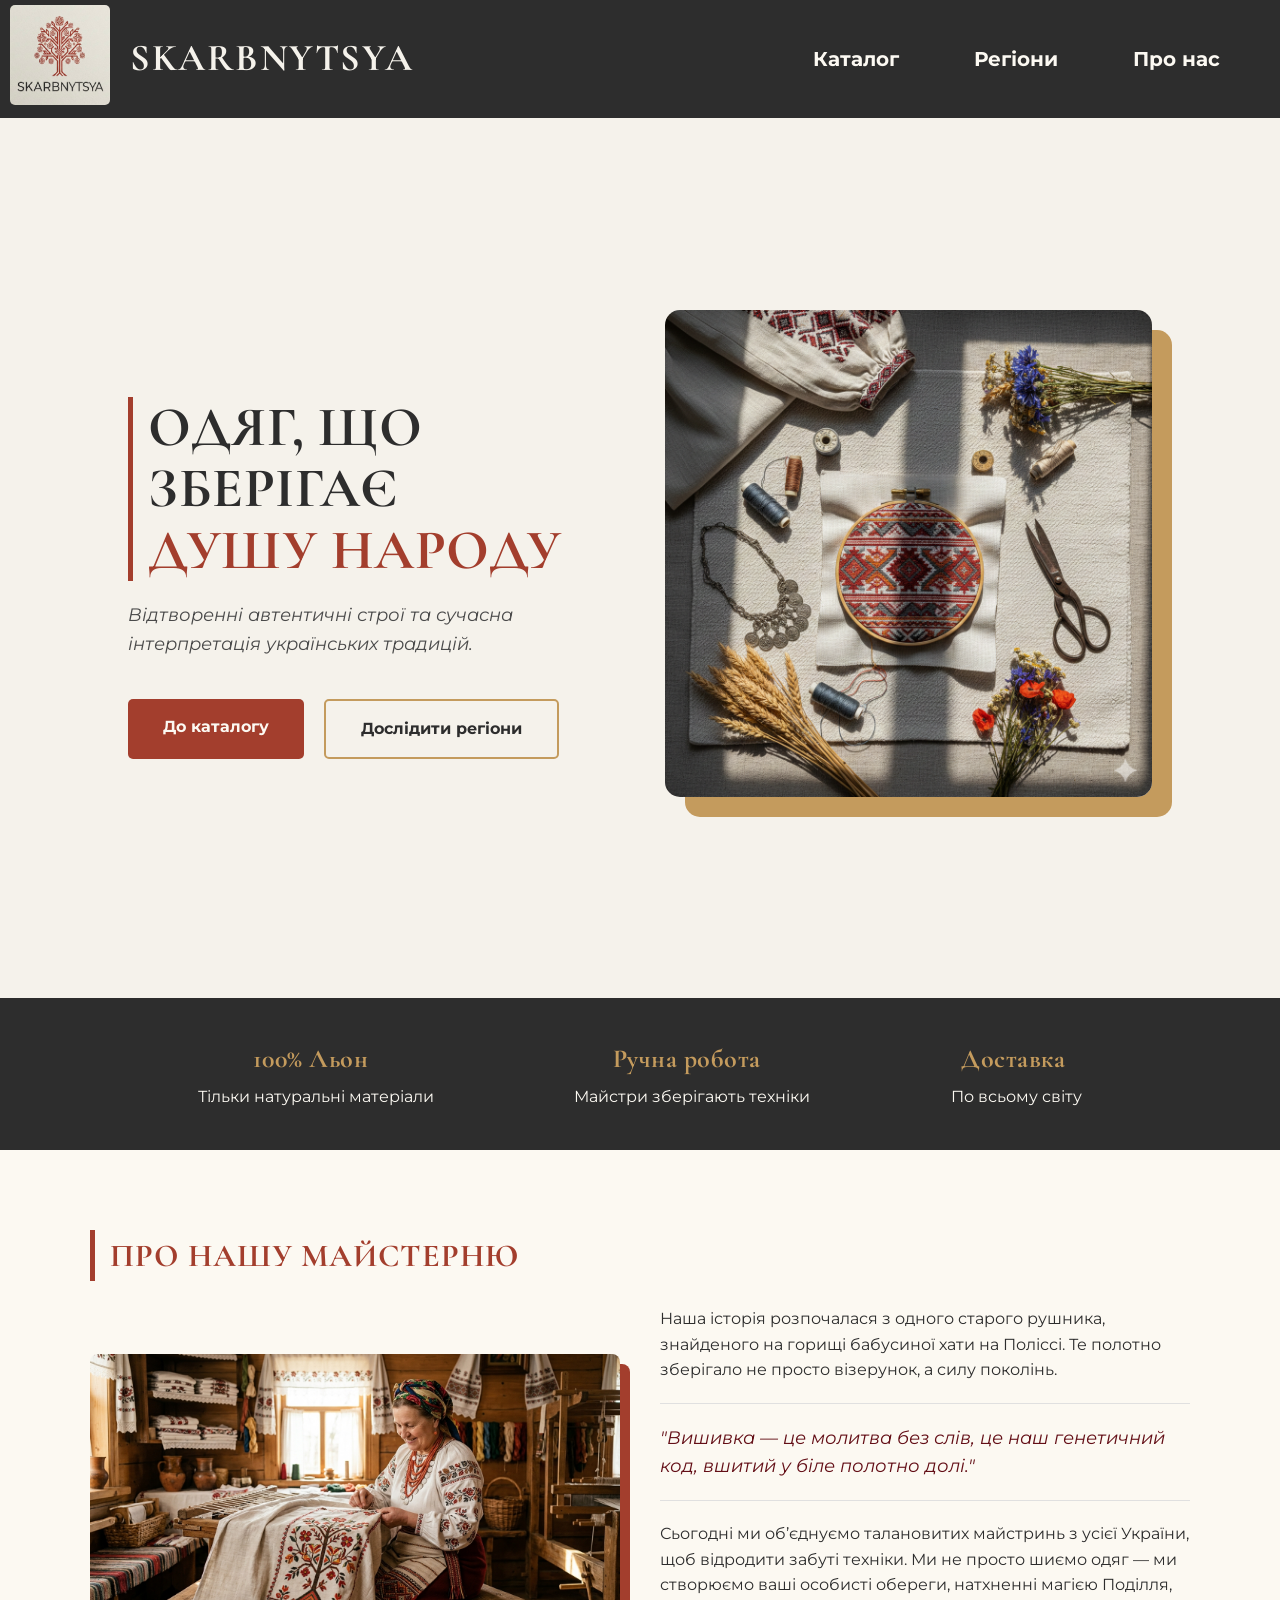
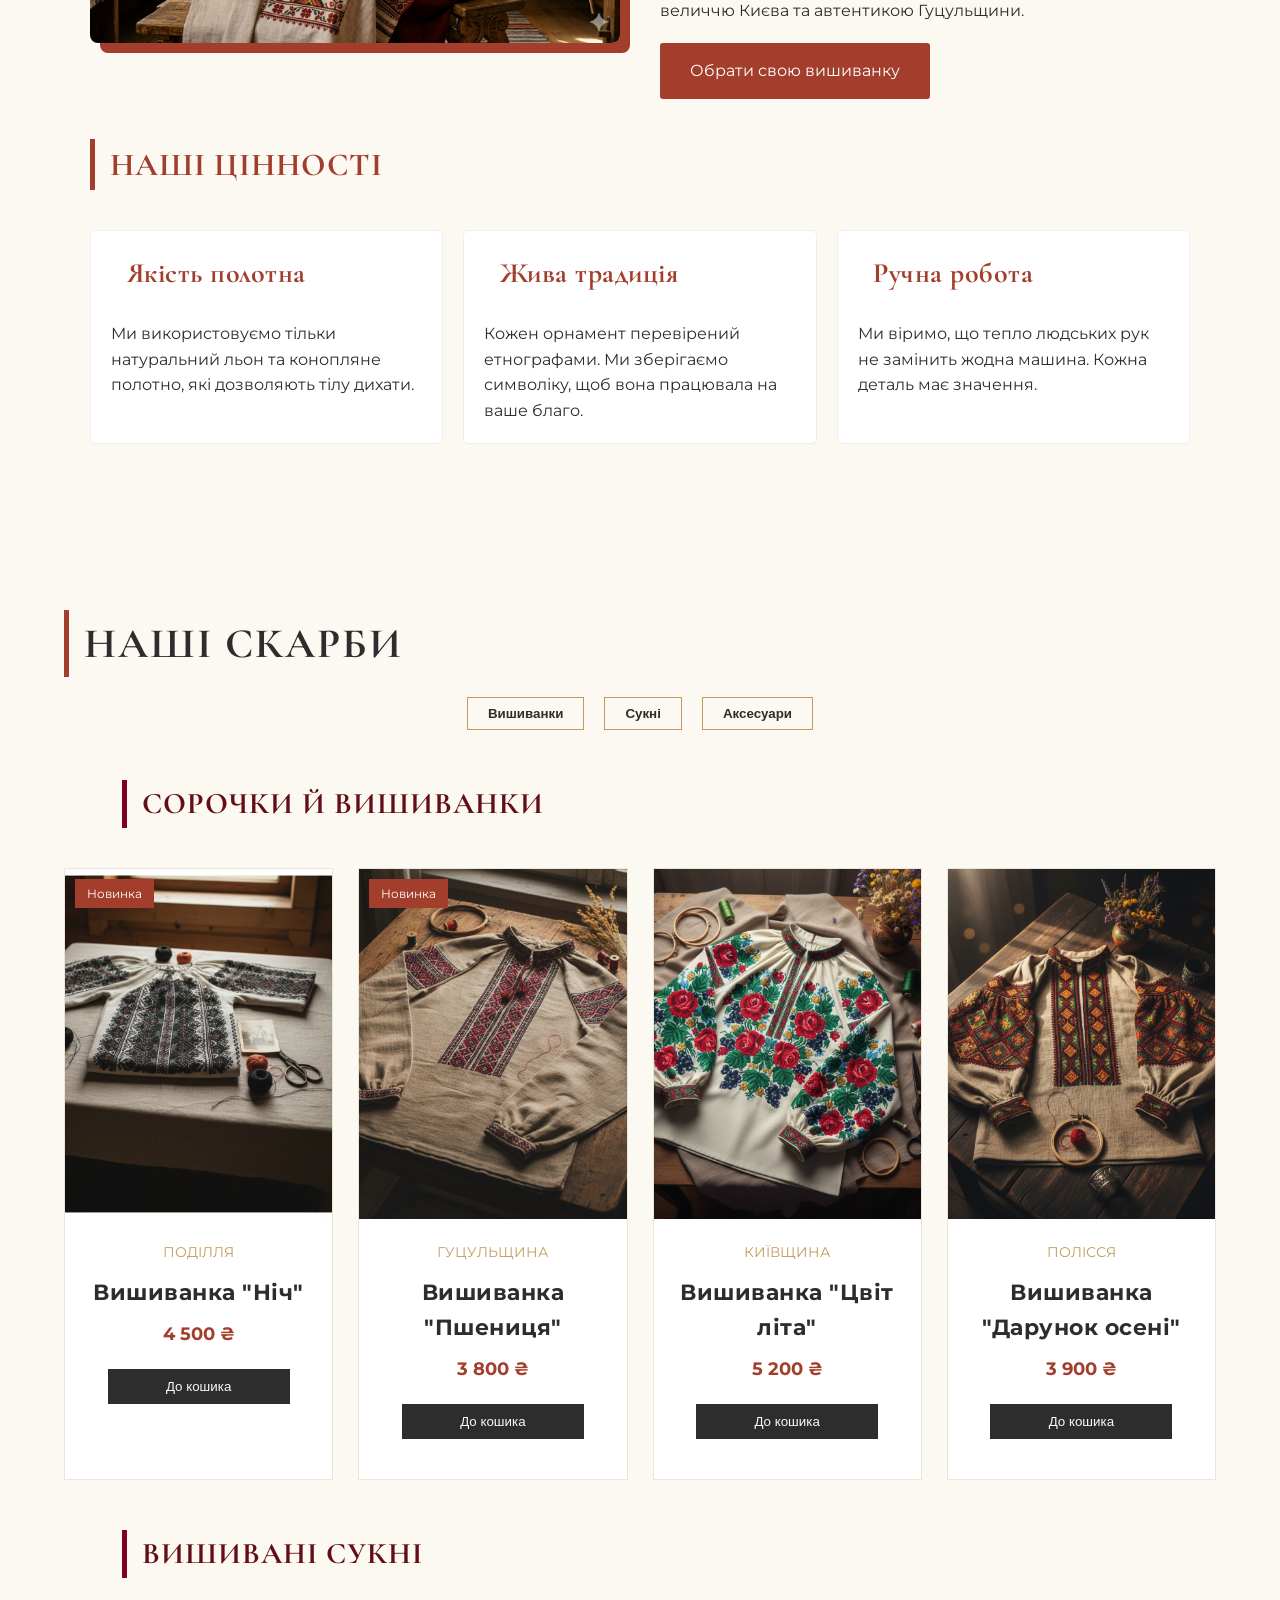
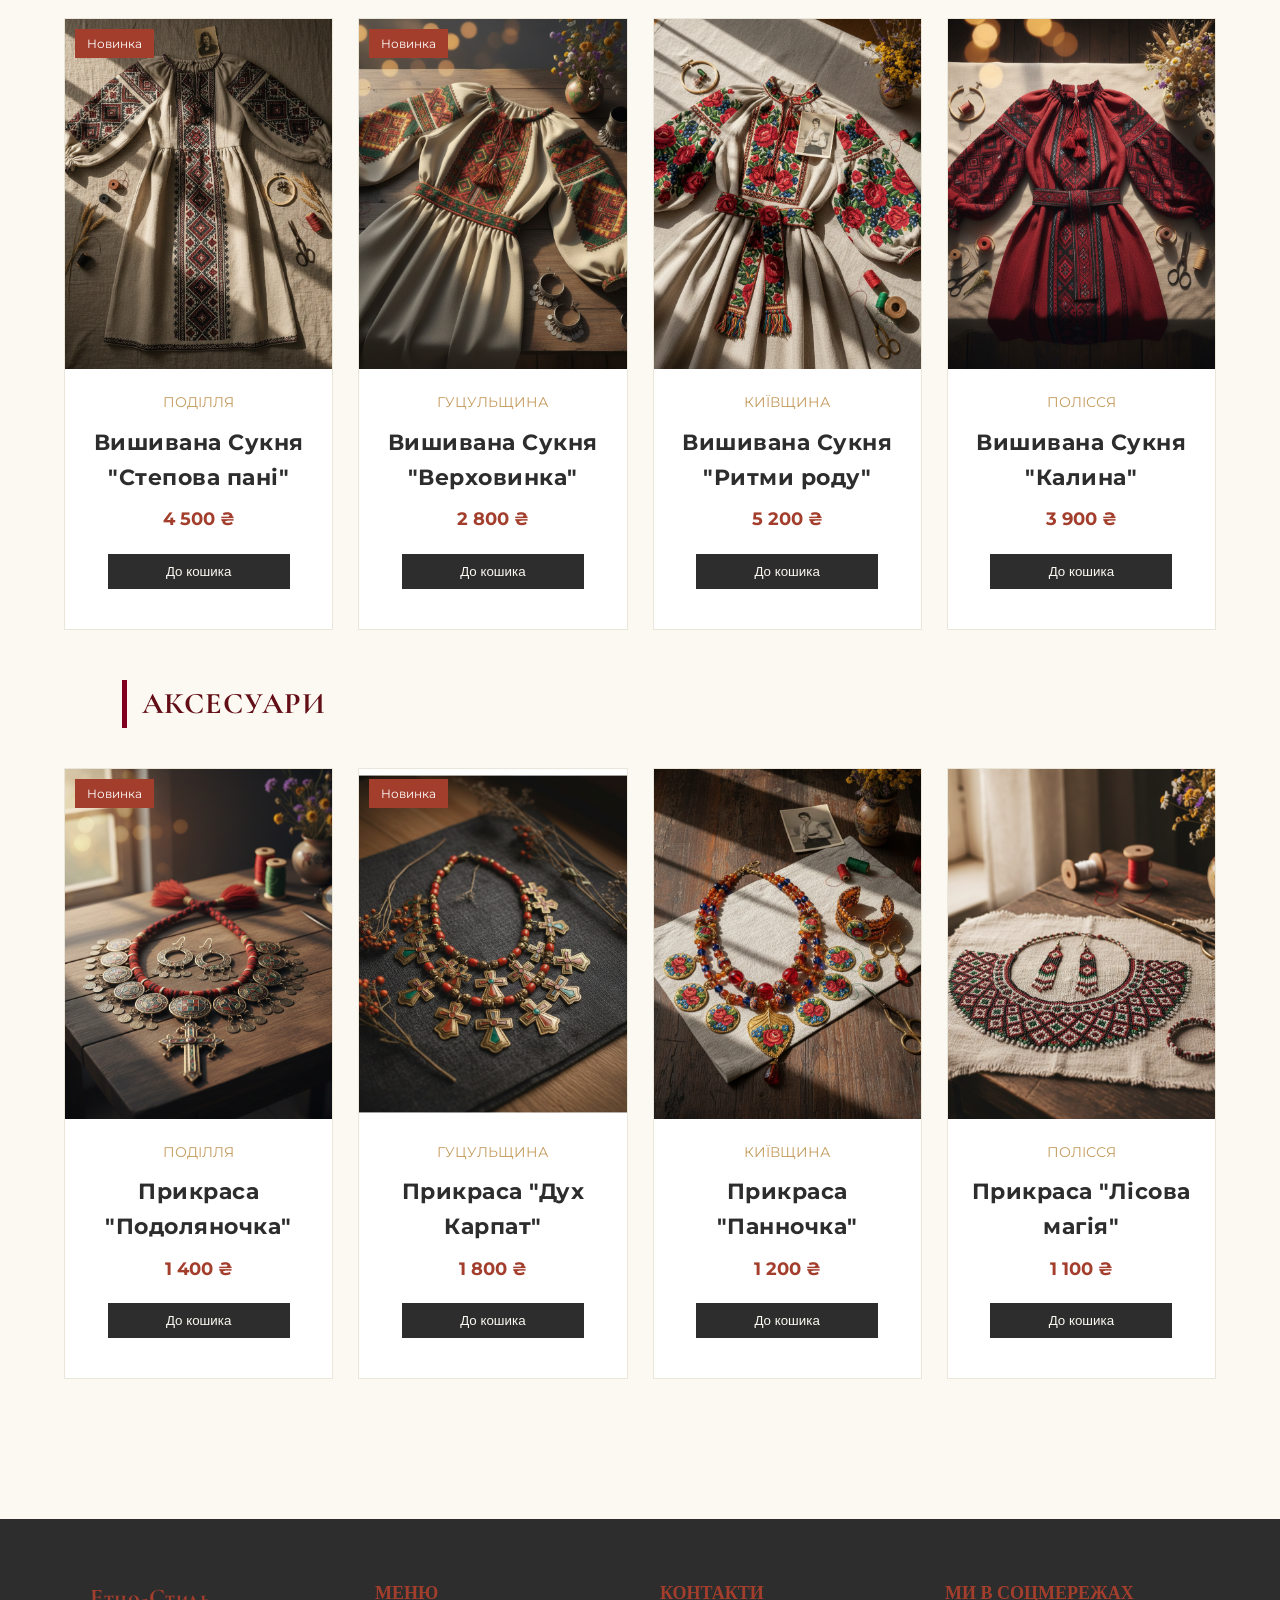
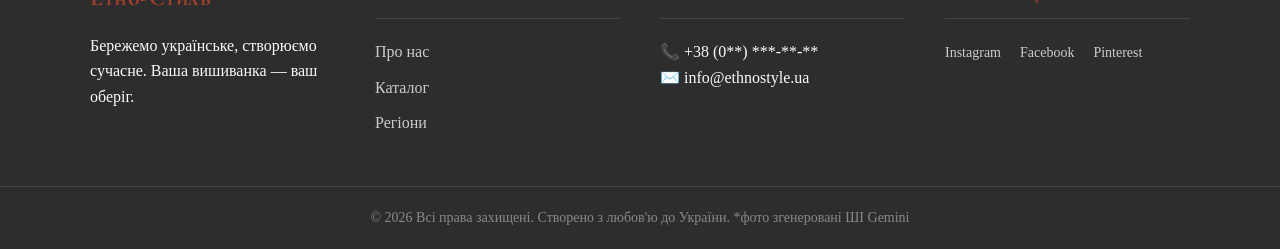
<file: index.html>
<!DOCTYPE html>
<html lang="en">
<head>
    <link rel="preconnect" href="https://fonts.googleapis.com">
<link rel="preconnect" href="https://fonts.gstatic.com" crossorigin>
<link href="https://fonts.googleapis.com/css2?family=Cormorant+Garamond:wght@600;700&family=Montserrat:ital,wght@0,400;0,600;1,400&display=swap" rel="stylesheet">

    <link rel="stylesheet" href="main.css">
    <meta charset="UTF-8">
    <meta name="viewport" content="width=device-width, initial-scale=1.0">
    <title>Document</title>
</head>
<body>
    <header class="header">
        <div class="nav_logo">
        <a href="index.html">
        <img class="logo_img" src="logo.jpg" alt="logo">
        </a>
        <h1 class="logo_text">Skarbnytsya</h1>
        </div>
        <input type="checkbox" id="menu-toggle" class="menu-toggle">
        <label for="menu-toggle" class="burger-icon">
        <span></span>
        <span></span>
        <span></span>
        </label>
        <nav class="panel" id="page-top">
            <ul>
                <li class="dropdown">
                 <a href="#catalog" class="dr_disign">
                    Каталог <span class="arrow"></span></a>
                <div class="dropdown_content">
                    <div class="dropdown_inner">
                    <a href="#shirt" class="text_drop">Сорочки та вишиванки</a>
                    <a href="#dresses" class="text_drop">Вишивані сукні</a>
                    <a href="#accessories" class="text_drop">Аксесуари</a>
                    </div>
                </div>
                </li>

                <li class="dropdown">
                <a href="" class="dr_disign">
                    Регіони<span class="arrow"></span></a>
                    <div class="dropdown_content">
                        <div class="dropdown_inner">
                        <a href="regions.html#west" class="text_drop">Західна Україна</a> 
                        <a href="regions.html#central" class="text_drop">Центральна Україна</a> 
                        <a href="regions.html#north" class="text_drop">Північна Україна</a>  
                        </div>
                    </div>
                </li>
                <li><a href="#about">Про нас</a></li>
            </ul>
        </nav>
    </header>



    <main>
    <section class="first">
        <div class="first_content">
            <h2 class="first_title">Одяг, що зберігає <br><span>душу народу</span></h2>
            <p class="first_subtitle">Відтворенні автентичні строї та сучасна інтерпретація українських традицій.</p>
            <div class="first_buttons">
                <a href="#catalog" class="btn_primary">До каталогу</a>
                <a href="regions.html" class="btn_secondary">Дослідити регіони</a>
            </div>
        </div>
        <div class="main_image">
            <img src="main.png" alt="Український автентичний одяг">
        </div>
    </section>

    <section class="features">
        <div class="feature_item">
            <h3>100% Льон</h3>
            <p>Тільки натуральні матеріали</p>
        </div>
        <div class="feature_item">
            <h3>Ручна робота</h3>
            <p>Майстри зберігають техніки</p>
        </div>
        <div class="feature_item">
            <h3>Доставка</h3>
            <p>По всьому світу</p>
        </div>
    </section>

    <section id="about">

<div class="container">
    <h2>Про нашу майстерню</h2>

    <div class="about-section">
        <div class="about-image">
            <img src="master.png" alt="Майстриня за роботою">
        </div>
        
        <div class="about-text">
            <p>Наша історія розпочалася з одного старого рушника, знайденого на горищі бабусиної хати на Поліссі. Те полотно зберігало не просто візерунок, а силу поколінь.</p>
            
            <div class="quote">
                "Вишивка — це молитва без слів, це наш генетичний код, вшитий у біле полотно долі."
            </div>
            
            <p>Сьогодні ми об’єднуємо талановитих майстринь з усієї України, щоб відродити забуті техніки. Ми не просто шиємо одяг — ми створюємо ваші особисті обереги, натхненні магією Поділля, величчю Києва та автентикою Гуцульщини.</p>
            
            <a href="#catalog" class="cta-button">Обрати свою вишиванку</a>
        </div>
    </div>

    <h2>Наші цінності</h2>
    <div class="mission-grid">
        <div class="mission-item">
            <h3>Якість полотна</h3>
            <p>Ми використовуємо тільки натуральний льон та конопляне полотно, які дозволяють тілу дихати.</p>
        </div>
        <div class="mission-item">
            <h3>Жива традиція</h3>
            <p>Кожен орнамент перевірений етнографами. Ми зберігаємо символіку, щоб вона працювала на ваше благо.</p>
        </div>
        <div class="mission-item">
            <h3>Ручна робота</h3>
            <p>Ми віримо, що тепло людських рук не замінить жодна машина. Кожна деталь має значення.</p>
        </div>
    </div>
</div>
<br class="br1">
</section>


    <section id="catalog" class="catalog_section">
    <div class="catalog_header">
        <h2 class="catalog_title">Наші Скарби</h2>
        <div class="catalog_filters">
            <button class="filter_btn">Вишиванки</button>
            <button class="filter_btn">Сукні</button>
            <button class="filter_btn">Аксесуари</button>
        </div>
    </div>
    <section id="shirt">
        <h2 class="title_product">Сорочки й вишиванки</h2>
    <div class="product_grid">
    <div class="product_card">
        <div class="product_badge">Новинка</div>
        <div class="product_image">
            <img src="vyshyvanka_1.png" alt="Вишиванка Поділля">
        </div>
        <div class="product_info">
            <span class="product_category">Поділля</span>
            <h3 class="product_name">Вишиванка "Ніч"</h3>
            <p class="product_price">4 500 ₴</p>
            <button class="btn_add">До кошика</button>
        </div>
    </div>

    <div class="product_card">
        <div class="product_badge">Новинка</div>
        <div class="product_image">
            <img src="vyshyvanka_2.png" alt="Вишиванка Гуцульщина">
        </div>
        <div class="product_info">
            <span class="product_category">Гуцульщина</span>
            <h3 class="product_name">Вишиванка "Пшениця"</h3>
            <p class="product_price">3 800 ₴</p>
            <button class="btn_add">До кошика</button>
        </div>
    </div>

    <div class="product_card">
        <div class="product_image">
            <img src="vyshyvanka_3.png" alt="Вишиванка Київщина">
        </div>
        <div class="product_info">
            <span class="product_category">Київщина</span>
            <h3 class="product_name">Вишиванка "Цвіт літа"</h3>
            <p class="product_price">5 200 ₴</p>
            <button class="btn_add">До кошика</button>
        </div>
    </div>

    <div class="product_card">
        <div class="product_image">
            <img src="vyshyvanka_4.png" alt="Вишиванка Полісся">
        </div>
        <div class="product_info">
            <span class="product_category">Полісся</span>
            <h3 class="product_name">Вишиванка "Дарунок осені"</h3>
            <p class="product_price">3 900 ₴</p>
            <button class="btn_add">До кошика</button>
        </div>
    </div>
    </section>
    <section id="dresses">
        <h2 class="title_product">Вишивані сукні</h2>
</div> 
    <div class="product_grid">
    <div class="product_card">
        <div class="product_badge">Новинка</div>
        <div class="product_image">
            <img src="dress_1.png" alt="Вишивана Сукня">
        </div>
        <div class="product_info">
            <span class="product_category">Поділля</span>
            <h3 class="product_name">Вишивана Сукня "Степова пані"</h3>
            <p class="product_price">4 500 ₴</p>
            <button class="btn_add">До кошика</button>
        </div>
    </div>

    <div class="product_card">
        <div class="product_badge">Новинка</div>
        <div class="product_image">
            <img src="dress_2.png" alt="Вишивана Сукня">
        </div>
        <div class="product_info">
            <span class="product_category">Гуцульщина</span>
            <h3 class="product_name">Вишивана Сукня "Верховинка"</h3>
            <p class="product_price">2 800 ₴</p>
            <button class="btn_add">До кошика</button>
        </div>
    </div>

    <div class="product_card">
        <div class="product_image">
            <img src="dress_3.png" alt="Вишивана Сукня">
        </div>
        <div class="product_info">
            <span class="product_category">Київщина</span>
            <h3 class="product_name">Вишивана Сукня "Ритми роду"</h3>
            <p class="product_price">5 200 ₴</p>
            <button class="btn_add">До кошика</button>
        </div>
    </div>

    <div class="product_card">
        <div class="product_image">
            <img src="dress_4.png" alt="Вишивана Сукня">
        </div>
        <div class="product_info">
            <span class="product_category">Полісся</span>
            <h3 class="product_name">Вишивана Сукня "Калина"</h3>
            <p class="product_price">3 900 ₴</p>
            <button class="btn_add">До кошика</button>
        </div>
    </div>
</div> 
</section>

<section id="accessories">
    <h2 class="title_product">Аксесуари</h2>
</div> 
    <div class="product_grid">
    <div class="product_card">
        <div class="product_badge">Новинка</div>
        <div class="product_image">
            <img src="necklace_1.png" alt="Аксесуар">
        </div>
        <div class="product_info">
            <span class="product_category">Поділля</span>
            <h3 class="product_name">Прикраса "Подоляночка"</h3>
            <p class="product_price">1 400 ₴</p>
            <button class="btn_add">До кошика</button>
        </div>
    </div>

    <div class="product_card">
        <div class="product_badge">Новинка</div>
        <div class="product_image">
            <img src="necklace_2.png" alt="Аксесуар">
        </div>
        <div class="product_info">
            <span class="product_category">Гуцульщина</span>
            <h3 class="product_name">Прикраса "Дух Карпат"</h3>
            <p class="product_price">1 800 ₴</p>
            <button class="btn_add">До кошика</button>
        </div>
    </div>

    <div class="product_card">
        <div class="product_image">
            <img src="necklace_3.png" alt="Аксесуар">
        </div>
        <div class="product_info">
            <span class="product_category">Київщина</span>
            <h3 class="product_name">Прикраса "Панночка"</h3>
            <p class="product_price">1 200 ₴</p>
            <button class="btn_add">До кошика</button>
        </div>
    </div>

    <div class="product_card">
        <div class="product_image">
            <img src="necklace_4.png" alt="Аксесуар">
        </div>
        <div class="product_info">
            <span class="product_category">Полісся</span>
            <h3 class="product_name">Прикраса "Лісова магія"</h3>
            <p class="product_price">1 100 ₴</p>
            <button class="btn_add">До кошика</button>
        </div>
    </div>
</div> 
</section>
</section>

</main>
   <footer class="footer">
    <div class="footer-container">
        <div class="footer-column">
            <h3 class="footer-logo">Етно-Стиль</h3>
            <p>Бережемо українське, створюємо сучасне. Ваша вишиванка — ваш оберіг.</p>
        </div>

        <div class="footer-column">
            <h4>Меню</h4>
            <ul>
                <li><a href="#about">Про нас</a></li>
                <li><a href="#catalog">Каталог</a></li>
                <li><a href="regions.html">Регіони</a></li>
            </ul>
        </div>

        <div class="footer-column">
            <h4>Контакти</h4>
            <p>📞 +38 (0**) ***-**-**</p>
            <p>✉️ info@ethnostyle.ua</p>
        </div>

        <div class="footer-column">
            <h4>Ми в соцмережах</h4>
            <div class="social-links">
                <a href="#">Instagram</a>
                <a href="#">Facebook</a>
                <a href="#">Pinterest</a>
            </div>
        </div>
    </div>
    
    <div class="footer-bottom">
        <p>&copy; 2026 Всі права захищені. Створено з любов'ю до України. *фото згенеровані ШІ Gemini</p>
    </div>
</footer>
</body>
</html>
</file>
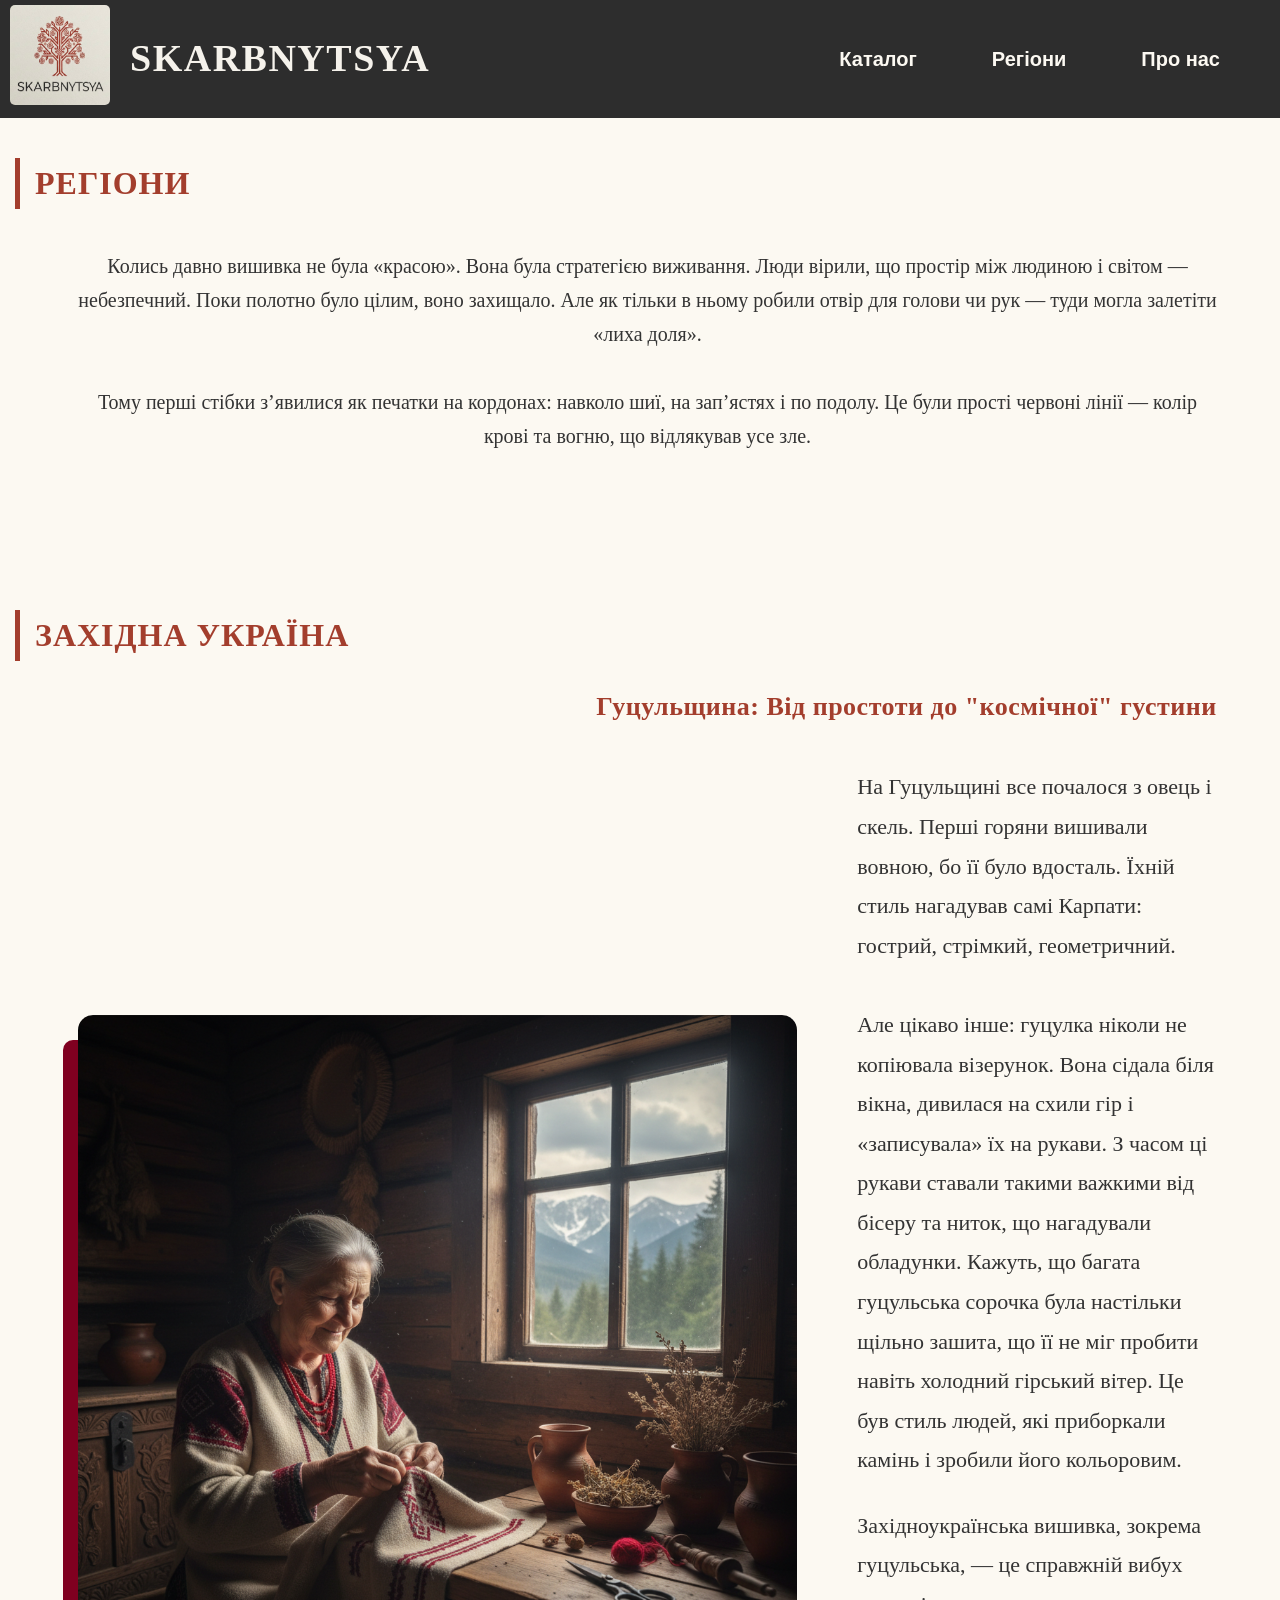
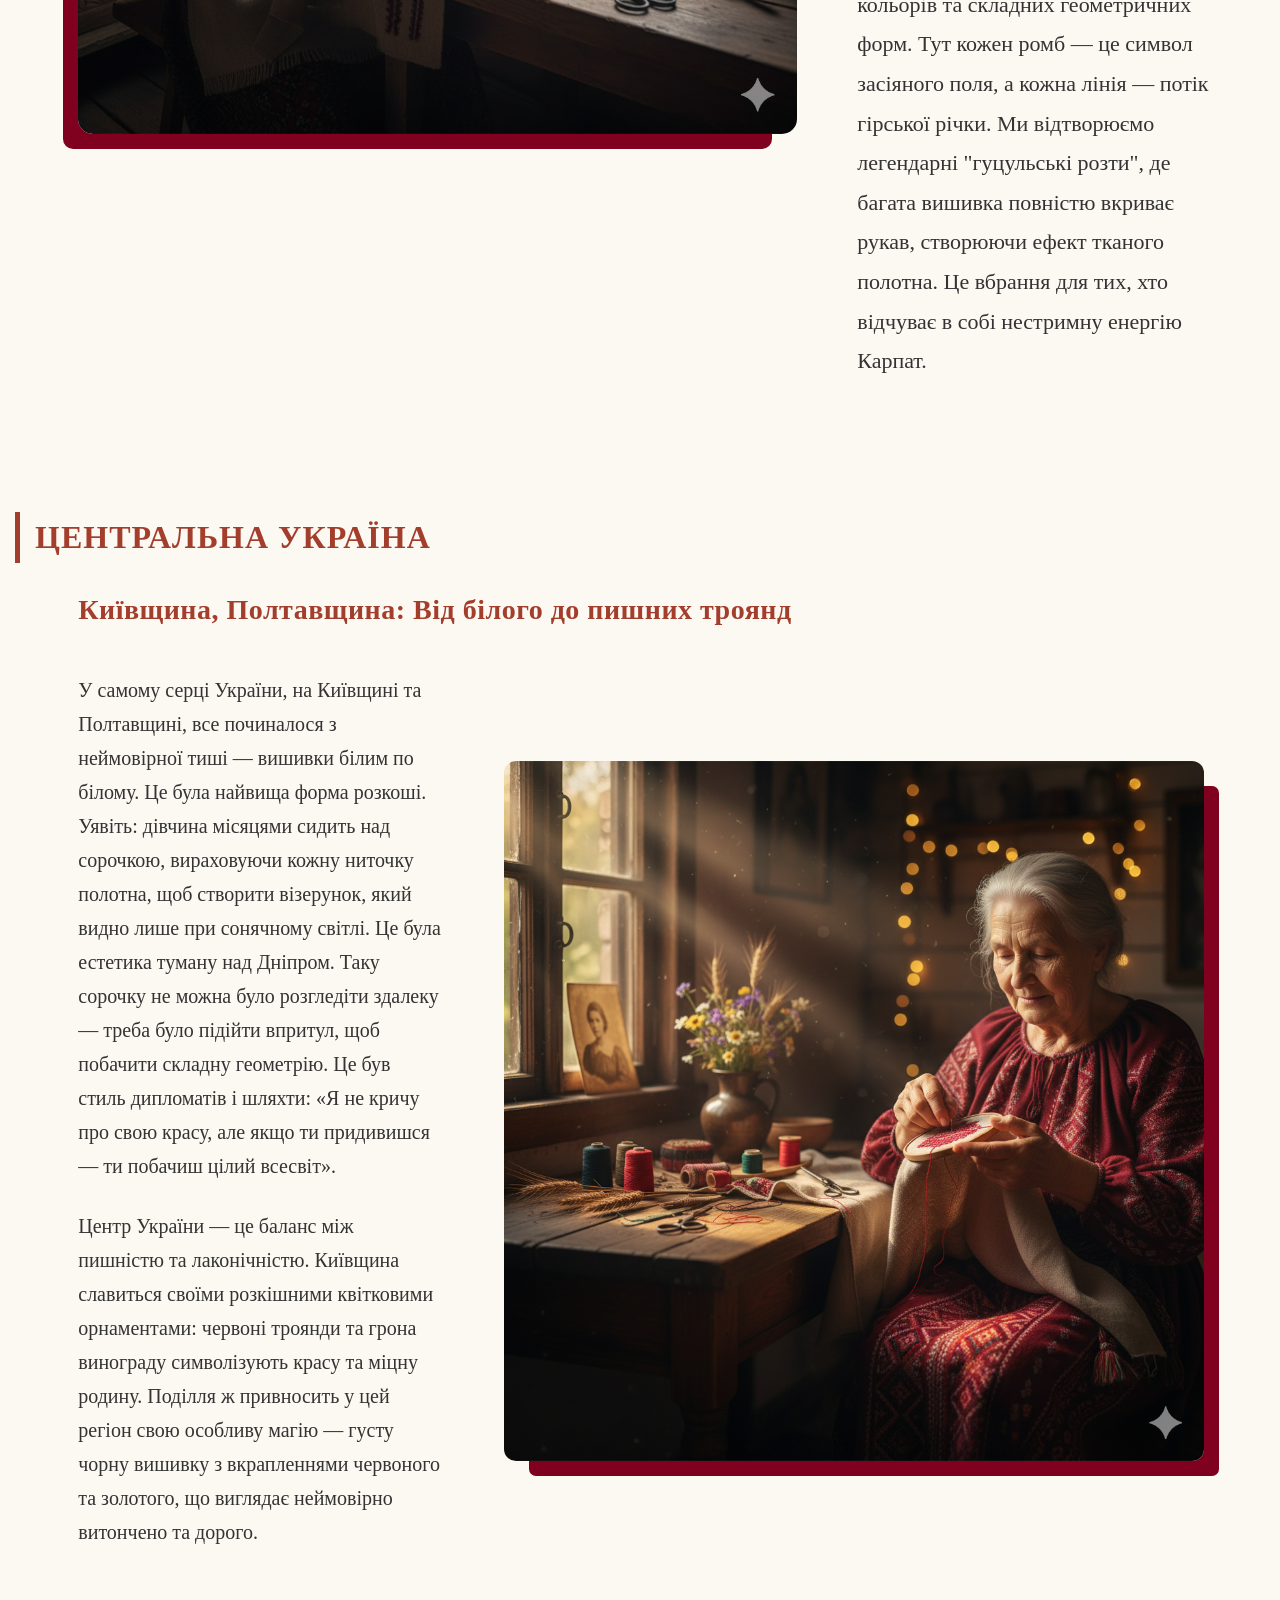
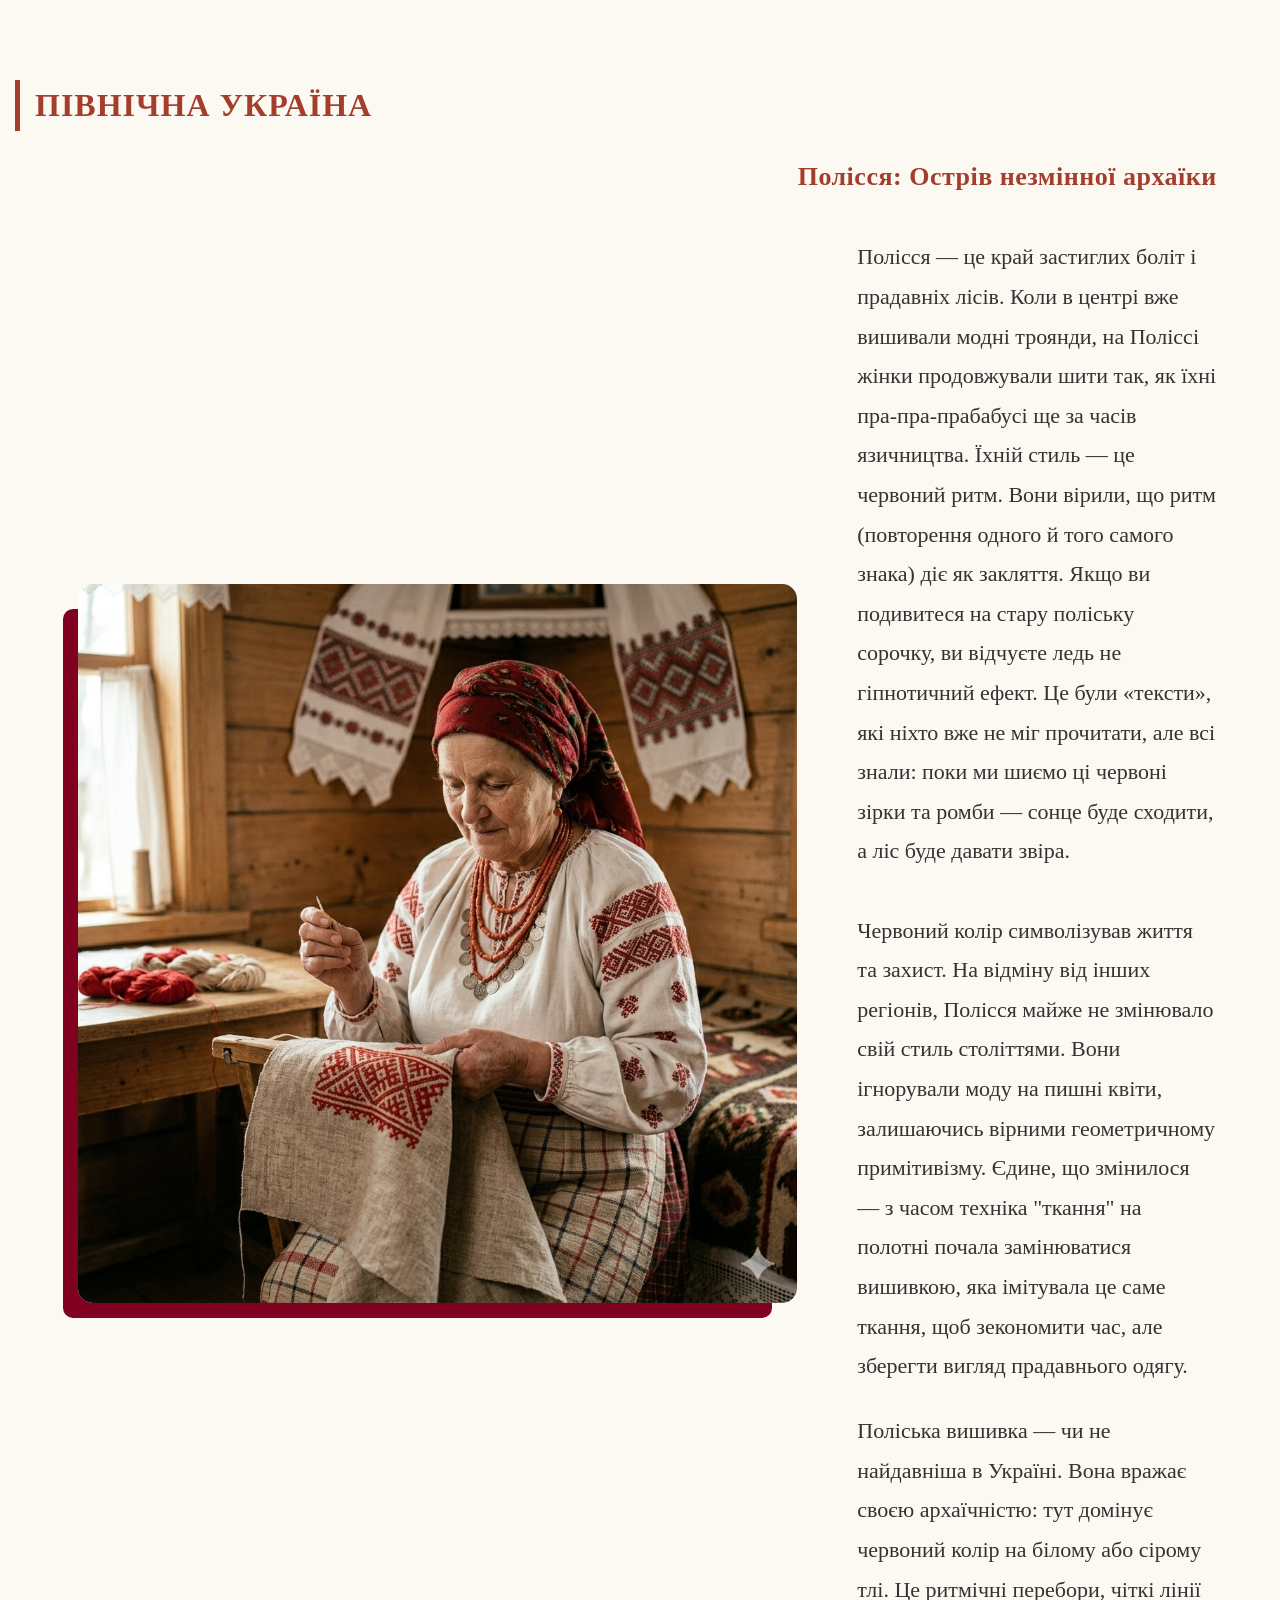
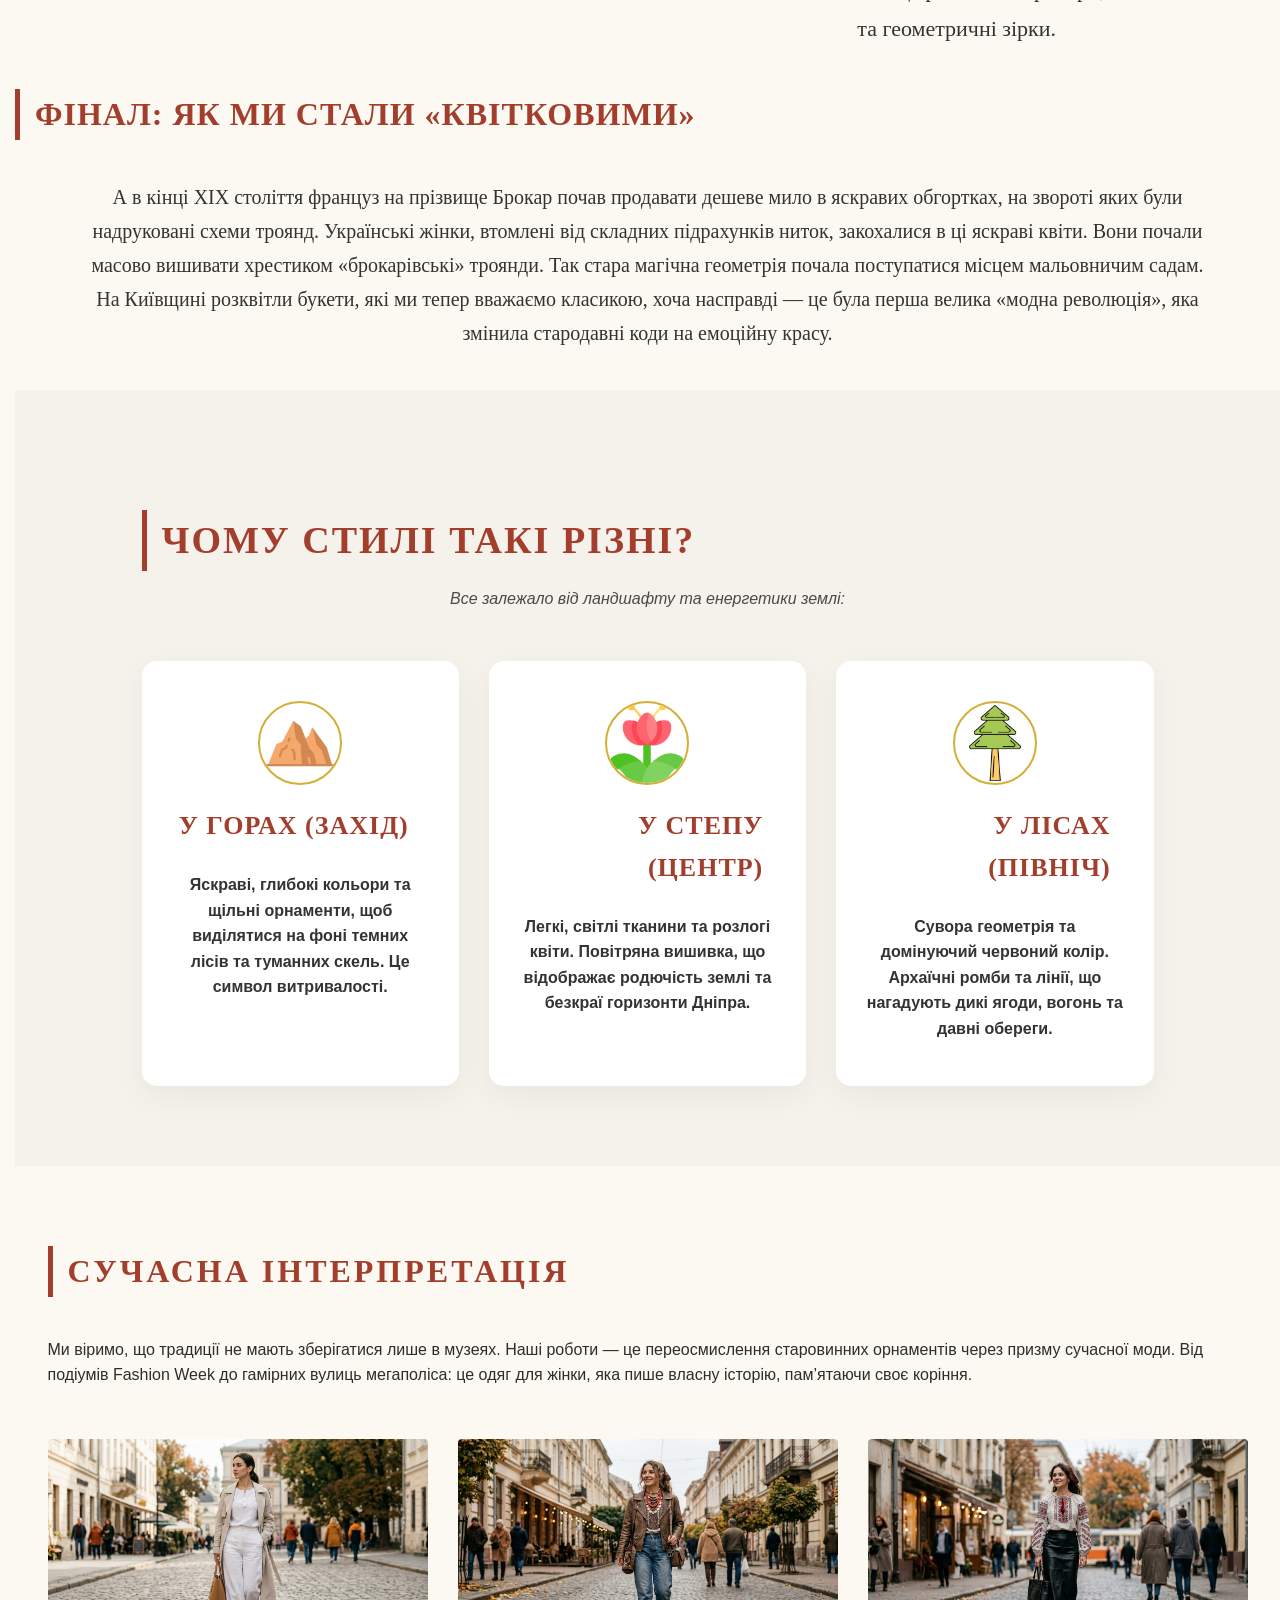
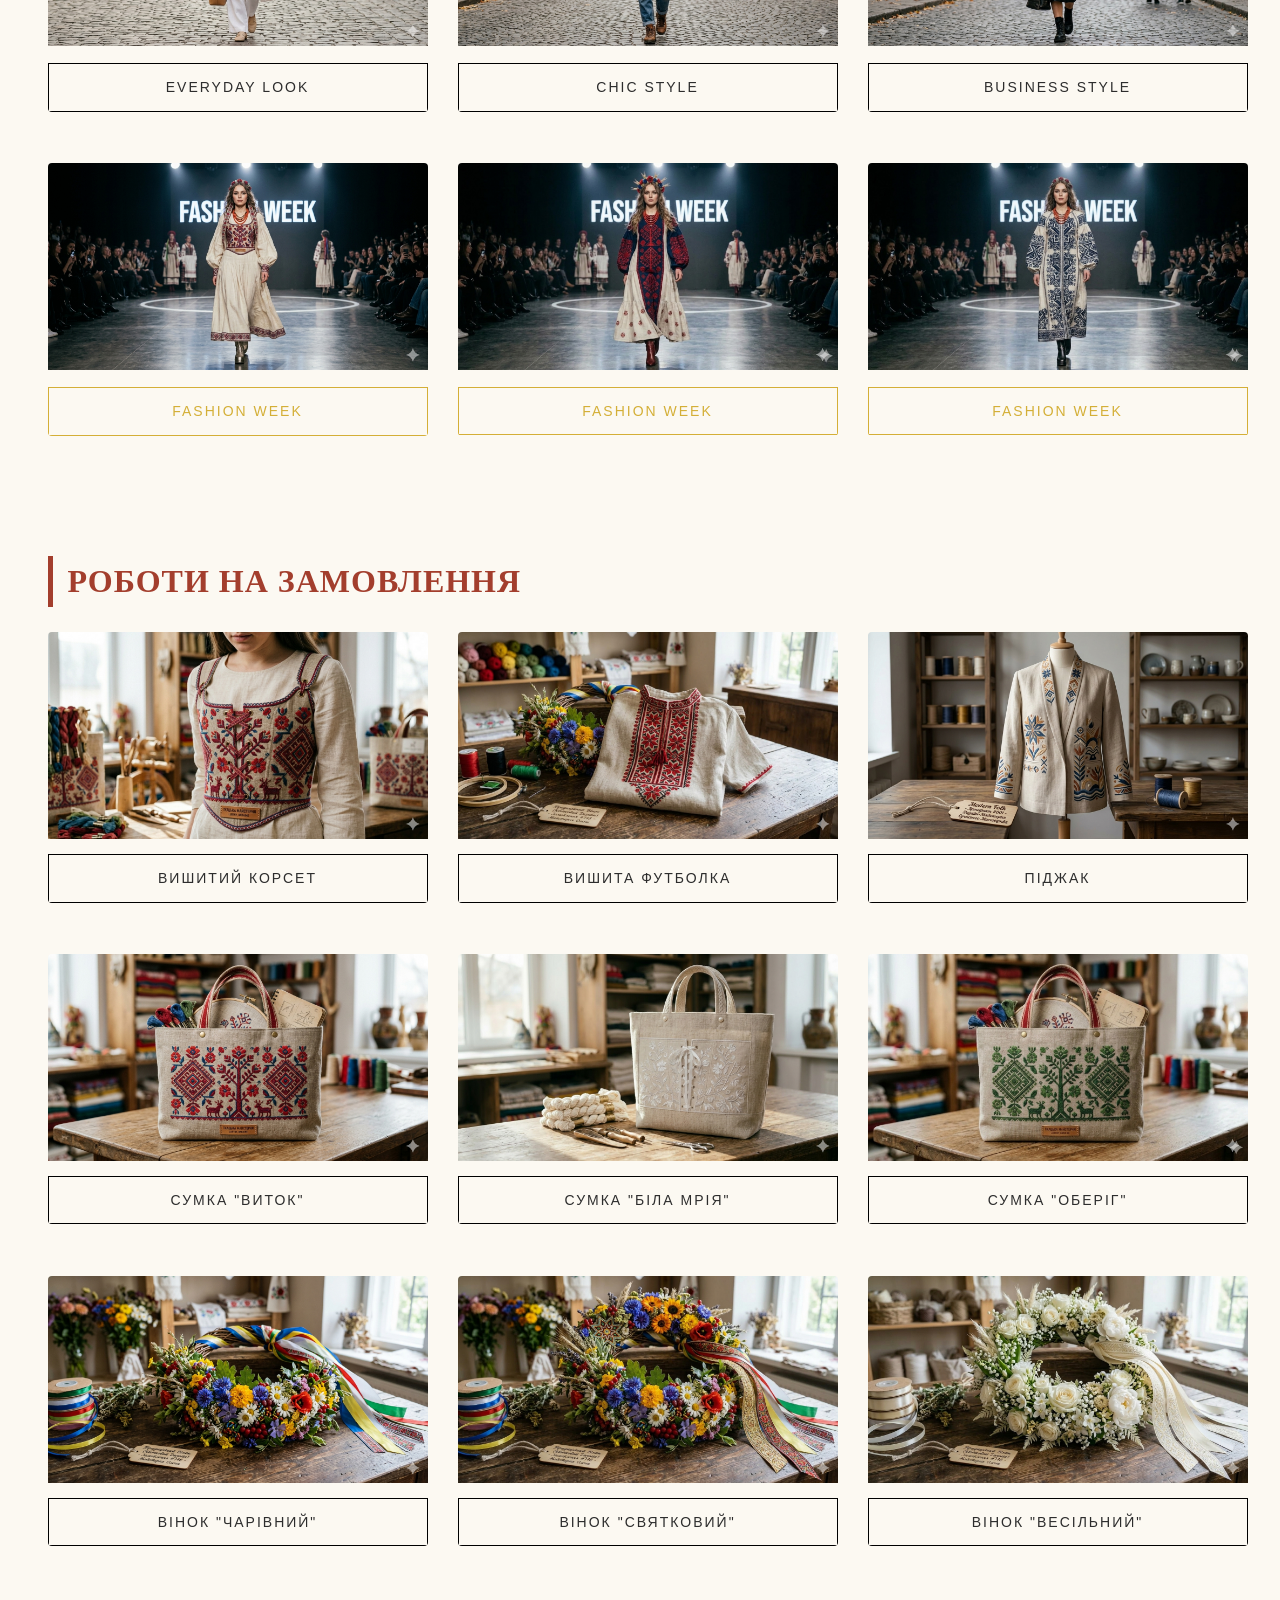
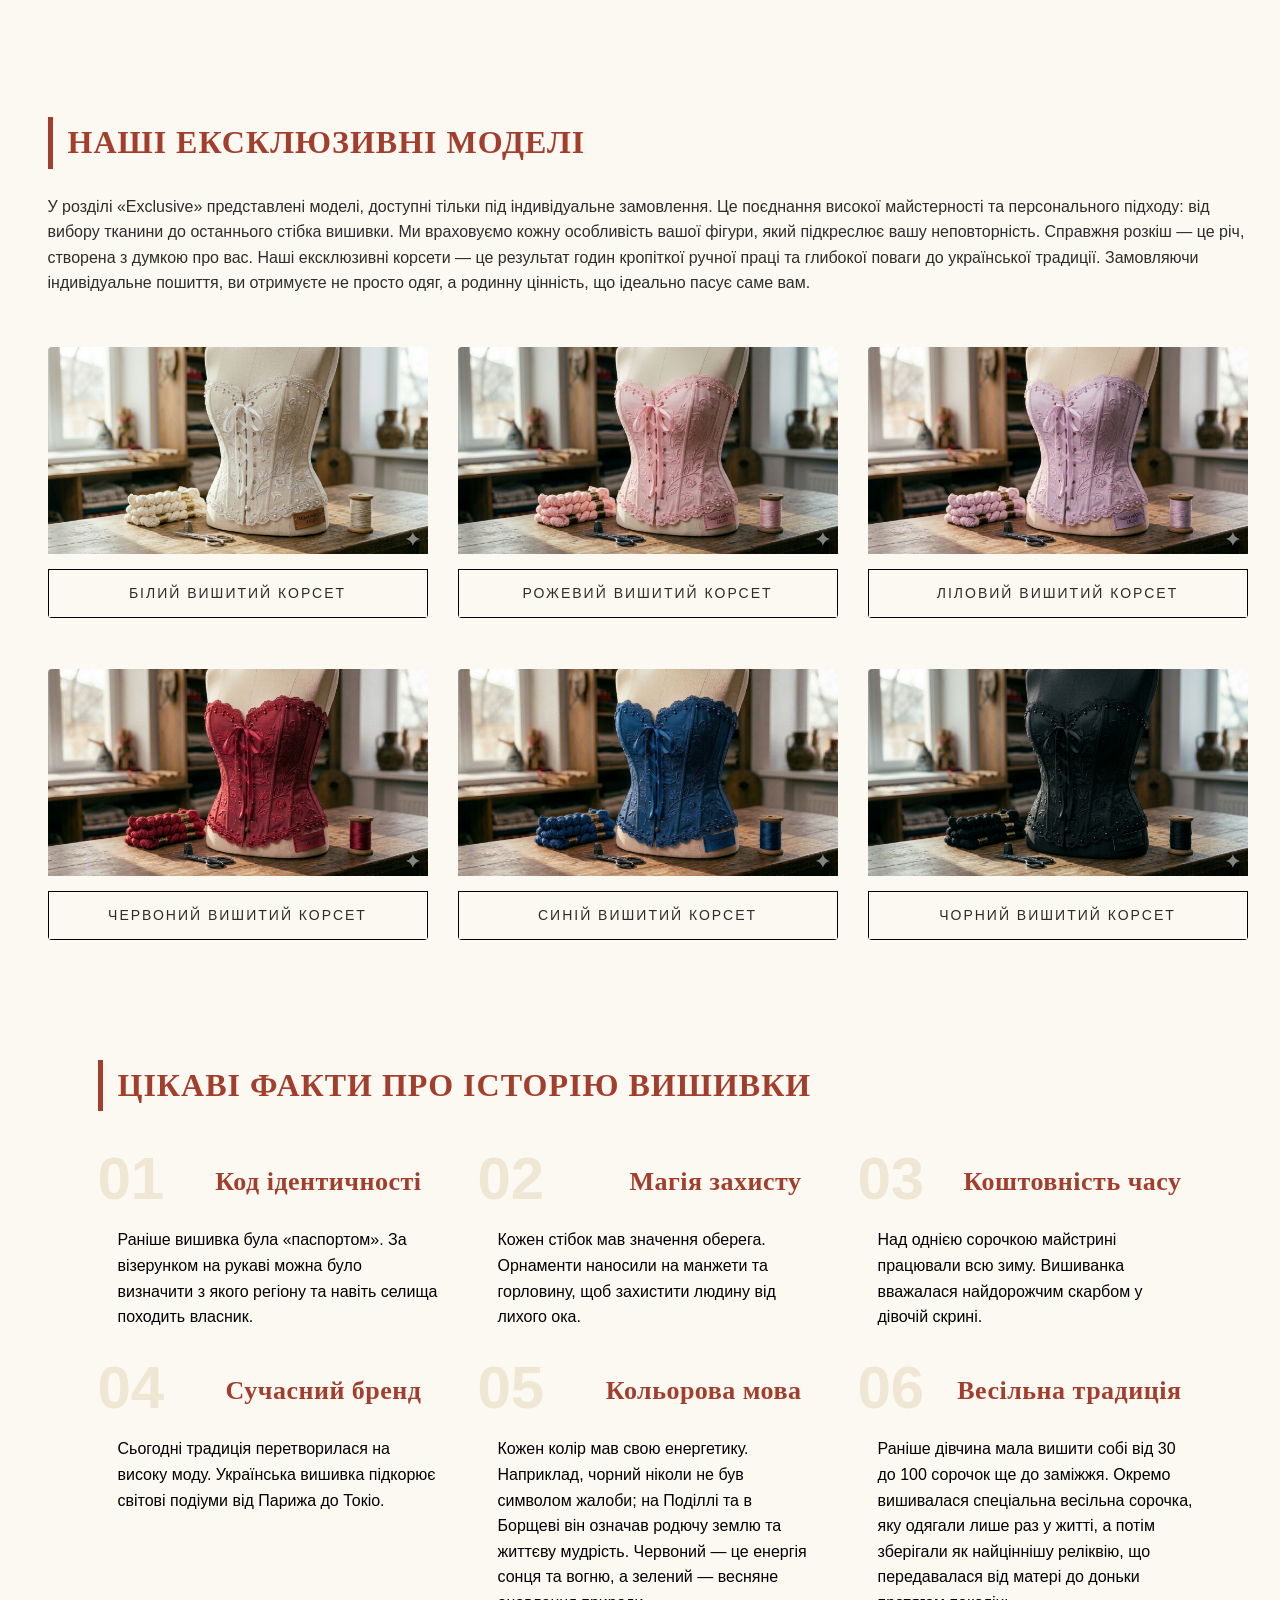
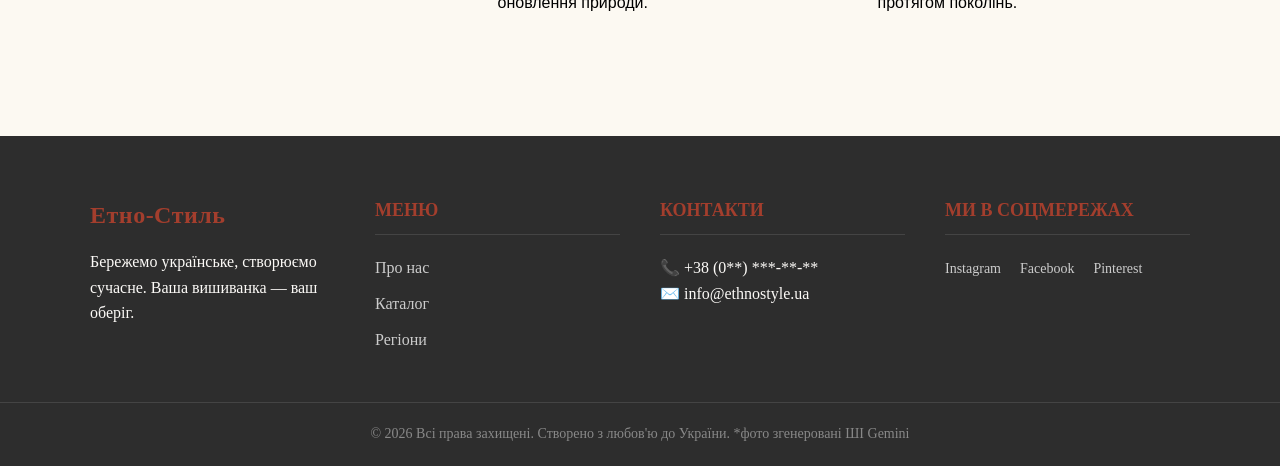
<file: regions.html>
<!DOCTYPE html>
<html lang="en">
<head>
    <link rel="stylesheet" href="main.css">
    <meta charset="UTF-8">
    <meta name="viewport" content="width=device-width, initial-scale=1.0">
    <title>Document</title>
</head>
<body>
<header class="header">
        <div class="nav_logo">
        <a href="index.html">
        <img class="logo_img" src="logo.jpg" alt="logo">
        </a>
        <h1 class="logo_text">Skarbnytsya</h1>
        </div>
        <input type="checkbox" id="menu-toggle" class="menu-toggle">
        <label for="menu-toggle" class="burger-icon">
        <span></span>
        <span></span>
        <span></span>
        </label>
        <nav class="panel" id="page-top">
            <ul>
                <li class="dropdown">
                 <a href="#catalog" class="dr_disign">
                    Каталог <span class="arrow"></span></a>
                <div class="dropdown_content">
                    <div class="dropdown_inner">
                    <a href="index.html#shirt" class="text_drop">Сорочки та вишиванки</a>
                    <a href="index.html#dresses" class="text_drop">Вишивані сукні</a>
                    <a href="index.html#accessories" class="text_drop">Аксесуари</a>
                    </div>
                </div>
                </li>

                <li class="dropdown">
                <a href="" class="dr_disign">
                    Регіони<span class="arrow"></span></a>
                    <div class="dropdown_content">
                        <div class="dropdown_inner">
                        <a href="regions.html#west" class="text_drop">Західна Україна</a> 
                        <a href="regions.html#central" class="text_drop">Центральна Україна</a> 
                        <a href="regions.html#north" class="text_drop">Північна Україна</a>  
                        </div>
                    </div>
                </li>
                <li><a href="index.html#about">Про нас</a></li>
            </ul>
        </nav>
    </header>
    <main class="regions_body">
        <section id="regions">
        <h2>Регіони</h2>
        <div class="final_text">
        <p>Колись давно вишивка не була «красою». Вона була стратегією виживання. Люди вірили, що простір між людиною і світом — небезпечний. Поки полотно було цілим, воно захищало. Але як тільки в ньому робили отвір для голови чи рук — туди могла залетіти «лиха доля».
         <br><br>
        Тому перші стібки з’явилися як печатки на кордонах: навколо шиї, на зап’ястях і по подолу. Це були прості червоні лінії — колір крові та вогню, що відлякував усе зле.
        </p>
        </div>
        
        
       </section>
       <br><br><br>

        <section id="west">
            
        <h2>Західна Україна</h2>
        <h3>Гуцульщина: Від простоти до "космічної" густини</h3>
        <div class="story_content">
        <div class="story_text">
        <p>
        На Гуцульщині все почалося з овець і скель. Перші горяни вишивали вовною, бо її було вдосталь. Їхній стиль нагадував самі Карпати: гострий, стрімкий, геометричний.
        <br><br>
        Але цікаво інше: гуцулка ніколи не копіювала візерунок. Вона сідала біля вікна, дивилася на схили гір і «записувала» їх на рукави. З часом ці рукави ставали такими важкими від бісеру та ниток, що нагадували обладунки. Кажуть, що багата гуцульська сорочка була настільки щільно зашита, що її не міг пробити навіть холодний гірський вітер. Це був стиль людей, які приборкали камінь і зробили його кольоровим.
        </p>
        <br>
        <p>
        Західноукраїнська вишивка, зокрема гуцульська, — це справжній вибух кольорів та складних геометричних форм. Тут кожен ромб — це символ засіяного поля, а кожна лінія — потік гірської річки. Ми відтворюємо легендарні "гуцульські розти", де багата вишивка повністю вкриває рукав, створюючи ефект тканого полотна. Це вбрання для тих, хто відчуває в собі нестримну енергію Карпат.
        </p>
        </div>
        <div class="story_foto">
            <img src="story1.png" alt="story1">
        </div>
        </div>
        </section>

<br><br>
        <section id="central">

        <h2>Центральна Україна</h2>
        <h3>Київщина, Полтавщина: Від білого до пишних троянд</h3>
        <div class="story_content">
        <div class="story_text">
        <p>
        У самому серці України, на Київщині та Полтавщині, все починалося з неймовірної тиші — вишивки білим по білому. Це була найвища форма розкоші. Уявіть: дівчина місяцями сидить над сорочкою, вираховуючи кожну ниточку полотна, щоб створити візерунок, який видно лише при сонячному світлі.
        Це була естетика туману над Дніпром. Таку сорочку не можна було розгледіти здалеку — треба було підійти впритул, щоб побачити складну геометрію. Це був стиль дипломатів і шляхти: «Я не кричу про свою красу, але якщо ти придивишся — ти побачиш цілий всесвіт».
        </p>
        <br>
        <p>
        Центр України — це баланс між пишністю та лаконічністю. Київщина славиться своїми розкішними квітковими орнаментами: червоні троянди та грона винограду символізують красу та міцну родину. Поділля ж привносить у цей регіон свою особливу магію — густу чорну вишивку з вкрапленнями червоного та золотого, що виглядає неймовірно витончено та дорого.
        </p>
        </div>
        <div class="story_foto">
            <img src="story2.png" alt="story2">
        </div>
        </div>
        </section>
<br><br>
        <section id="north">

        <h2>Північна Україна</h2>
        <h3>Полісся: Острів незмінної архаїки</h3>
        <div class="story_content">
        <div class="story_text">
        <p>
        Полісся — це край застиглих боліт і прадавніх лісів. Коли в центрі вже вишивали модні троянди, на Поліссі жінки продовжували шити так, як їхні пра-пра-прабабусі ще за часів язичництва.
        Їхній стиль — це червоний ритм. Вони вірили, що ритм (повторення одного й того самого знака) діє як закляття. Якщо ви подивитеся на стару поліську сорочку, ви відчуєте ледь не гіпнотичний ефект. Це були «тексти», які ніхто вже не міг прочитати, але всі знали: поки ми шиємо ці червоні зірки та ромби — сонце буде сходити, а ліс буде давати звіра.
       <br><br>
        
        Червоний колір символізував життя та захист.
        На відміну від інших регіонів, Полісся майже не змінювало свій стиль століттями. Вони ігнорували моду на пишні квіти, залишаючись вірними геометричному примітивізму. Єдине, що змінилося — з часом техніка "ткання" на полотні почала замінюватися вишивкою, яка імітувала це саме ткання, щоб зекономити час, але зберегти вигляд прадавнього одягу.
        </p>
        <br>
        <p>
        Поліська вишивка — чи не найдавніша в Україні. Вона вражає своєю архаїчністю: тут домінує червоний колір на білому або сірому тлі. Це ритмічні перебори, чіткі лінії та геометричні зірки.
        </p>
        </div>
        <div class="story_foto">
            <img src="story3.png" alt="story3">
        </div>
        </div>
        </section>
        <section>
        <h2>Фінал: Як ми стали «квітковими»</h2>
        <div class="final_text">
        <p>
        А в кінці XIX століття француз на прізвище Брокар почав продавати дешеве мило в яскравих обгортках, на звороті яких були надруковані схеми троянд.
        Українські жінки, втомлені від складних підрахунків ниток, закохалися в ці яскраві квіти. Вони почали масово вишивати хрестиком «брокарівські» троянди. Так стара магічна геометрія почала поступатися місцем мальовничим садам. На Київщині розквітли букети, які ми тепер вважаємо класикою, хоча насправді — це була перша велика «модна революція», яка змінила стародавні коди на емоційну красу.
        </p>
        </div>
        </section>


        <section class="teory">
            <div class="facts_header">
            <h2>Чому стилі такі різні?</h2>
            <p>Все залежало від ландшафту та енергетики землі:</p>
            </div>
            <div class="facts_grid">
    <div class="facts_card left">
        <div class="card_image">
            <img src="mountain.png" alt="Гори Західної України">
        </div>
        <h3>У горах (Захід)</h3>
        <p>Яскраві, глибокі кольори та щільні орнаменти, щоб виділятися на фоні темних лісів та туманних скель. Це символ витривалості.</p>
    </div>

    <div class="facts_card center">
        <div class="card_image">
            <img src="flower.png" alt="Степи Центральної України">
        </div>
        <h3>У степу (Центр)</h3>
        <p>Легкі, світлі тканини та розлогі квіти. Повітряна вишивка, що відображає родючість землі та безкраї горизонти Дніпра.</p>
    </div>

    <div class="facts_card right"> <div class="card_image">
            <img src="tree.png" alt="Ліси Півночі">
        </div>
        <h3>У лісах (Північ)</h3>
        <p>Сувора геометрія та домінуючий червоний колір. Архаїчні ромби та лінії, що нагадують дикі ягоди, вогонь та давні обереги.</p>
    </div>
</div>
            </section>


        <section class="modern-interpretation">
  <h2 class="section-title">Сучасна інтерпретація</h2>
  <p>Ми віримо, що традиції не мають зберігатися лише в музеях. Наші роботи — це переосмислення старовинних орнаментів через призму сучасної моди. Від подіумів Fashion Week до гамірних вулиць мегаполіса: це одяг для жінки, яка пише власну історію, пам’ятаючи своє коріння.

  </p>
  <br><br>
  <div class="photo-grid">
    <div class="photo-item runway">
      <div class="image-container">
        <img src="modeles.png" alt="Model in the city">
      </div>
      <p class="caption">Everyday Look</p>
    </div>

    <div class="photo-item street">
      <div class="image-container">
        <img src="modeles2.png" alt="Model in the city">
      </div>
      <p class="caption">Chic Style</p>
    </div>

    <div class="photo-item street">
      <div class="image-container">
        <img src="modeles3.png" alt="Model in the city">
      </div>
      <p class="caption">Business Style</p>
    </div>
  </div>
  <br><br>
   <div class="photo-grid">
    <div class="photo-item fashion-week">
      <div class="image-container">
        <img src="fashionweek1.png" alt="Fashion Week">
      </div>
      <p class="caption">Fashion Week</p>
    </div>

    <div class="photo-item fashion-week">
      <div class="image-container">
        <img src="fashionweek2.png" alt="Fashion Week">
      </div>
      <p class="caption">Fashion Week</p>
    </div>

    <div class="photo-item fashion-week">
      <div class="image-container">
        <img src="fashionweek3.png" alt="Fashion Week">
      </div>
      <p class="caption">Fashion Week</p>
    </div>
  </div>
</section>
        <section class="modern-interpretation">
        <h2>Роботи на замовлення</h2>
  <div class="photo-grid">
    <div class="photo-item">
      <img src="fw1.png" alt="на замовлення">
      <p class="caption">Вишитий Корсет</p>
    </div>
    <div class="photo-item">
      <img src="shirt.PNG" alt="на замовлення">
      <p class="caption">Вишита Футболка</p>
    </div>
    <div class="photo-item">
      <img src="jacket.PNG" alt="на замовлення">
      <p class="caption">Піджак</p>
    </div>
  </div>
  <br><br>
  <div class="photo-grid">
    <div class="photo-item">
      <img src="bagbase.png" alt="на замовлення">
      <p class="caption">Сумка "Виток"</p>
    </div>
    <div class="photo-item">
      <img src="bagwhite.png" alt="на замовлення">
      <p class="caption">Сумка "Біла мрія"</p>
    </div>
    <div class="photo-item">
      <img src="baggreen.png" alt="на замовлення">
      <p class="caption">Сумка "Оберіг"</p>
    </div>
  </div>
  <br><br>
  <div class="photo-grid">
    <div class="photo-item">
      <img src="wreath1.PNG" alt="на замовлення">
      <p class="caption">Вінок "Чарівний"</p>
    </div>
    <div class="photo-item">
      <img src="wreath2.PNG" alt="на замовлення">
      <p class="caption">Вінок "Святковий"</p>
    </div>
    <div class="photo-item">
      <img src="wreath3.PNG" alt="на замовлення">
      <p class="caption">Вінок "Весільний" </p>
    </div>
  </div>
  <br><br>
        </section>
        <section class="modern-interpretation">
            <h2>Наші ексклюзивні моделі</h2>
            <p>У розділі «Exclusive» представлені моделі, доступні тільки під індивідуальне замовлення. Це поєднання високої майстерності та персонального підходу: від вибору тканини до останнього стібка вишивки. Ми враховуємо кожну особливість вашої фігури, який підкреслює вашу неповторність.
              Справжня розкіш — це річ, створена з думкою про вас. Наші ексклюзивні корсети — це результат годин кропіткої ручної праці та глибокої поваги до української традиції. Замовляючи індивідуальне пошиття, ви отримуєте не просто одяг, а родинну цінність, що ідеально пасує саме вам.  
            </p>
            <br><br>
  <div class="photo-grid">
    <div class="photo-item">
      <img src="corset1.png" alt="Білий корсет">
      <p class="caption">Білий вишитий корсет</p>
    </div>
    <div class="photo-item">
      <img src="corset2.png" alt="Рожевий корсет">
      <p class="caption">Рожевий вишитий корсет</p>
    </div>
    <div class="photo-item">
      <img src="corset3.png" alt="Ліловий корсет">
      <p class="caption">Ліловий вишитий корсет</p>
    </div>
  </div>
  <br><br>
  <div class="photo-grid">
    <div class="photo-item">
      <img src="corset4.png" alt="Червоний корсет">
      <p class="caption">червоний вишитий корсет</p>
    </div>
    <div class="photo-item">
      <img src="corset5.png" alt="Синій корсет">
      <p class="caption">синій вишитий корсет</p>
    </div>
    <div class="photo-item">
      <img src="corset6.png" alt="Чорний корсет">
      <p class="caption">чорний вишитий корсет</p>
    </div>
  </div>
</section>
        
        
        

        <section>
    <div class="container">
        <h2>Цікаві факти про історію вишивки</h2>
        <div class="facts_group">
            
            <div class="fact_item">
                <div class="fact_number">01</div>
                <div class="fact_text">
                    <h3>Код ідентичності</h3>
                    <p>Раніше вишивка була «паспортом». За візерунком на рукаві можна було визначити з якого регіону та навіть селища походить власник.</p>
                </div>
            </div>

            <div class="fact_item">
                <div class="fact_number">02</div>
                <div class="fact_text">
                    <h3>Магія захисту</h3>
                    <p>Кожен стібок мав значення оберега. Орнаменти наносили на манжети та горловину, щоб захистити людину від лихого ока.</p>
                </div>
            </div>

            <div class="fact_item">
                <div class="fact_number">03</div>
                <div class="fact_text">
                    <h3>Коштовність часу</h3>
                    <p>Над однією сорочкою майстрині працювали всю зиму. Вишиванка вважалася найдорожчим скарбом у дівочій скрині.</p>
                </div>
            </div>

            <div class="fact_item">
                <div class="fact_number">04</div>
                <div class="fact_text">
                    <h3>Сучасний бренд</h3>
                    <p>Сьогодні традиція перетворилася на високу моду. Українська вишивка підкорює світові подіуми від Парижа до Токіо.</p>
                </div>
            </div>
        
            <div class="fact_item">
                <div class="fact_number">05</div>
                <div class="fact_text">
                    <h3>Кольорова мова</h3>
                    <p>Кожен колір мав свою енергетику. Наприклад, чорний ніколи не був символом жалоби; на Поділлі та в Борщеві він означав родючу землю та життєву мудрість. Червоний — це енергія сонця та вогню, а зелений — весняне оновлення природи.</p>
                </div>
            </div>  

            <div class="fact_item">
                <div class="fact_number">06</div>
                <div class="fact_text">
                    <h3>Весільна традиція</h3>
                    <p>Раніше дівчина мала вишити собі від 30 до 100 сорочок ще до заміжжя. Окремо вишивалася спеціальна весільна сорочка, яку одягали лише раз у житті, а потім зберігали як найціннішу реліквію, що передавалася від матері до доньки протягом поколінь.</p>
                </div>
            </div>
        </div>
    </div>
</section>
    </main>


    <footer class="footer">
    <div class="footer-container">
        <div class="footer-column">
            <h3 class="footer-logo">Етно-Стиль</h3>
            <p>Бережемо українське, створюємо сучасне. Ваша вишиванка — ваш оберіг.</p>
        </div>

        <div class="footer-column">
            <h4>Меню</h4>
            <ul>
                <li><a href="index.html#about">Про нас</a></li>
                <li><a href="index.html#catalog">Каталог</a></li>
                <li><a href="regions.html">Регіони</a></li>
            </ul>
        </div>

        <div class="footer-column">
            <h4>Контакти</h4>
            <p>📞 +38 (0**) ***-**-**</p>
            <p>✉️ info@ethnostyle.ua</p>
        </div>

        <div class="footer-column">
            <h4>Ми в соцмережах</h4>
            <div class="social-links">
                <a href="#">Instagram</a>
                <a href="#">Facebook</a>
                <a href="#">Pinterest</a>
            </div>
        </div>
    </div>
    
    <div class="footer-bottom">
        <p>&copy; 2026 Всі права захищені. Створено з любов'ю до України. *фото згенеровані ШІ Gemini</p>
    </div>
</footer>
</body>
</html>
</file>
<file: main.css>
html {
    scroll-behavior: smooth;
}
* {
    margin: 0;
    padding: 0;
}

body {
    font-family: 'Montserrat', sans-serif;
    line-height: 1.6;
    background-color: #FCF9F2;
    color: #2D2D2D;
    margin: 0;
}


h1, h2, h3, .logo_text, .first_title, .catalog_title, .title_product, .footer-logo {
    font-family: 'Cormorant Garamond', serif;
    font-weight: 700;
    letter-spacing: 0.5px;
}


.facts_header p, .first_subtitle {
    font-family: 'Montserrat', sans-serif;
    font-style: italic;
    font-weight: 400;
}

.header {
   background-color: #2D2D2D;
   display: flex;
   align-items: center;
   justify-content: space-between;
   position: sticky; 
   top: 0; 
   z-index: 1000;
   padding: 0 60px 0 5px;
}
.nav_logo {
   display: flex;
   align-items: center;
   gap: 15px;

}
.logo_img {
    width: 100px;
    height: 100px;
    border-radius: 10px;
    padding: 5px;
}
.logo_text {
    color: #F5F2EB;
    font-size: 38px;
    letter-spacing: 1.5px;
    text-transform: uppercase;
}
.panel ul {
   display: flex;
   align-items: center;
   list-style: none;
   gap: 70px;
   padding-left: 0;
   margin: 0;
 
   
}
.panel a {
   color: #FCF9F2;
   text-decoration: none;
   font-weight: 700;
   font-size: 20px;
   transition: color 0.3s ease;
}
.panel a:hover {
   color: #A33E2D;
}
.arrow {
  font-size: 0.8em;
  margin-left: 5px;
  transition: transform 0.3s;
}
.dropdown {
    position: relative;
    padding: 20px 0; 
    margin: 0;
}
.dropdown_content {
    position: absolute;
    top: 100%;
    left: 0;
    min-width: 250px;
    background-color: #F5F2EB; 
    border: 1px solid #C49B5D; 
    box-shadow: 0 4px 10px rgba(0,0,0,0.2);
    z-index: 2000;
    opacity: 0;
    visibility: hidden;
    transform: translateY(10px);
    transition: all 0.3s ease;
}
.dropdown_inner a {
  display: block;
  padding: 12px 20px;
  color: #2D2D2D !important;
  font-size: 16px;
  font-weight: 600;
  text-decoration: none;
  border-bottom: 1px solid rgba(45, 45, 45, 0.15); 
  transition: all 0.3s ease;

}
.dropdown_inner a:hover {
    background-color: #EBE6DA;
    color: #A33E2D !important;
     
}
.dropdown:hover .dropdown_content {
  opacity: 1;
  visibility: visible;
  transform: translateY(0);
}
.dropdown:hover .arrow {
  transform: rotate(180deg);
}
.dropdown_inner a:hover {
    background-color: #EBE6DA;
    color: #A33E2D;
}
.dropdown_inner a:last-child {
    border-bottom: none;
}





.first {
    display: flex;
    align-items: center;
    justify-content: space-between;
    padding: 80px 10%;
    background-color: #F5F2EB;
    min-height: 80vh;
}
.first_content {
    flex: 1;
    padding-right: 50px;
}
.first_title {
    font-size: 56px;
    color: #2D2D2D;
    line-height: 1.1;
    margin-bottom: 20px;
}
.first_title span {
    color: #A33E2D;
}
.first_subtitle {
    font-size: 18px;
    color: #4A4A4A;
    margin-bottom: 40px;
    max-width: 500px;
}
.first_buttons {
    display: flex;
    gap: 20px;
}
.btn_primary {
    background-color: #A33E2D;
    color: #FCF9F2;
    padding: 15px 35px;
    text-decoration: none;
    font-weight: bold;
    border-radius: 5px;
    transition: 0.3s;
}

.btn_primary:hover {
    background-color: #C49B5D;
}

.btn_secondary {
    border: 2px solid #C49B5D;
    color: #2D2D2D;
    padding: 15px 35px;
    text-decoration: none;
    font-weight: bold;
    border-radius: 5px;
    transition: 0.3s;
}

.btn_secondary:hover {
    background-color: rgba(196, 155, 93, 0.1);
}
.main_image {
    flex: 1;
}

.main_image img {
    width: 100%;
    max-width: 600px;
    border-radius: 15px;
    box-shadow: 20px 20px 0px #C49B5D;
}
.features {
    display: flex;
    justify-content: space-around;
    padding: 40px 10%;
    background-color: #2D2D2D;
    color: #FCF9F2;
    text-align: center;
}

.feature_item h3 {
    color: #C49B5D;
    margin-bottom: 5px;
}
.title_product {
    color: #630e16; 
    text-align: left;
    font-size: 30px;
    margin: 50px 0 30px 5%; 
    padding-left: 15px; 
    border-left: 5px solid #800020;
    text-transform: uppercase;
    letter-spacing: 1px;
}


.catalog_section {
    width: 100%;
    padding: 60px 5%;
    box-sizing: border-box;
    background-color: #FCF9F2;
}

.catalog_header {
    text-align: center;
    margin-bottom: 50px;
}

.catalog_title {
    font-size: 42px;
    color: #2D2D2D;
    margin-bottom: 20px;
    text-transform: uppercase;
    letter-spacing: 2px;
}

.catalog_filters {
    display: flex;
    justify-content: center;
    gap: 20px;
    margin-bottom: 40px;
}

.filter_btn {
    background: none;
    border: 1px solid #C49B5D; 
    color: #2D2D2D;
    padding: 8px 20px;
    cursor: pointer;
    transition: 0.3s;
    font-weight: 600;
}

.filter_btn.active, .filter_btn:hover {
    background-color: #C49B5D;
    color: #FCF9F2;
}

.product_grid {
    display: grid;
    grid-template-columns: repeat(4, 1fr);
    gap: 25px;
    margin-top: 40px;
}
@media (max-width: 1024px) {
    .product_grid {
        grid-template-columns: repeat(2, 1fr);
    }
}

@media (max-width: 600px) {
    .product_grid {
        grid-template-columns: 1fr;
    }
}


.product_card {
    background: white;
    border: 1px solid #EBE6DA;
    position: relative;
    transition: transform 0.3s, box-shadow 0.3s;
    padding-bottom: 20px;
}

.product_card:hover {
    transform: translateY(-10px);
    box-shadow: 0 15px 30px rgba(0,0,0,0.1);
}

.product_badge {
    position: absolute;
    top: 10px;
    left: 10px;
    background-color: #A33E2D;
    color: white;
    padding: 5px 12px;
    font-size: 12px;
    z-index: 10;
}

.product_image img {
    width: 100%;
    height: 350px;
    object-fit: cover;
    display: block;
}

.product_info {
    padding: 20px;
    text-align: center;
}

.product_category {
    font-size: 14px;
    color: #C49B5D;
    text-transform: uppercase;
}

.product_name {
    font-size: 22px;
    margin: 10px 0;
    color: #2D2D2D;
}

.product_price {
    font-size: 18px;
    font-weight: bold;
    color: #A33E2D;
    margin-bottom: 20px;
}

.btn_add {
    background-color: #2D2D2D;
    color: #FCF9F2;
    border: none;
    padding: 10px 25px;
    cursor: pointer;
    transition: 0.3s;
    width: 80%;
}

.btn_add:hover {
    background-color: #A33E2D;
}





.container {
            max-width: 1100px;
            margin: 0 auto;
            padding: 40px 20px;
            background-color: #FCF9F2;
        }
        h2 {
            color: #A33E2D;
            text-align: left;
            font-size: 32px;
            margin: 40px 0 25px 0;
            padding-left: 15px;
            border-left: 5px solid #A33E2D;
            text-transform: uppercase;
            letter-spacing: 1px;
        }

        .about-section {
            display: flex;
            align-items: center;
            gap: 40px;
            flex-wrap: wrap;
        }

        .about-image {
            flex: 1;
            min-width: 300px;
        }

        .about-image img {
            width: 100%;
            border-radius: 8px;
            box-shadow: 10px 10px 0px #A33E2D; 
        }

        .about-text {
            flex: 1;
            min-width: 300px;
        }

        .quote {
            font-style: italic;
            color: #630e16;
            border-top: 1px solid #e0e0e0;
            border-bottom: 1px solid #e0e0e0;
            padding: 20px 0;
            margin: 20px 0;
            font-size: 1.1em;
        }

        .mission-grid {
            display: grid;
            grid-template-columns: repeat(auto-fit, minmax(250px, 1fr));
            gap: 20px;
            margin-top: 40px;
        }

        .mission-item {
            background: white;
            padding: 20px;
            border: 1px solid #eee;
            border-radius: 5px;
        }

        .mission-item h3 {
            color: #A33E2D;
            margin-top: 0;
        }

        .cta-button {
            display: inline-block;
            background-color: #A33E2D;
            color: white;
            padding: 15px 30px;
            text-decoration: none;
            border-radius: 3px;
            margin-top: 20px;
            transition: background 0.3s;
        }

        .cta-button:hover {
            background-color: #C49B5D;
        }
    




        .regions_body {
            background-color: #FCF9F2;
            padding-left: 15px;
        }
        .fon {
        width: 100%;
        display: block;    
        overflow: hidden;     
        }

        .fon img { 
        width: 100%;
        height: auto;
        display: block;
        margin: 0 auto;
        border-radius: 15px;
        }
        @media (max-width: 768px) {
        .fon {
        height: 50vh;
        margin-bottom: 30px;
        }
        }
        .story_content {
        display: flex;
        align-items: center; 
        gap: 60px;         
        margin: 40px 5%;
        }
        .story_text {
            flex: 1;
            min-width: 300px;
        }
        section:nth-of-type(odd) .story_content {
        display: flex;
        align-items: center;
        gap: 50px;
        margin: 40px 5%;
        }

       section:nth-of-type(odd) .story_text p {
       font-size: 20px;         
       line-height: 1.7;        
       color: #333;            
       font-family: 'Georgia', serif;
       }

       section:nth-of-type(odd) h3 {
       font-size: 28px;
       color: #A33E2D;        
       margin-left: 5%;     
       margin-bottom: 25px;
       }
       section:nth-of-type(odd) .story_foto {
       flex: 2; 
       display: flex;
       justify-content: center;
       }
       section:nth-of-type(odd) .story_foto {
       flex: 2; 
       display: flex;
       justify-content: center;
       }
       section:nth-of-type(odd) .story_foto img:hover {
       transform: scale(1.03);
       }
       section:nth-of-type(even) .story_content {
       flex-direction: row-reverse;
}
       section:nth-of-type(even) .story_text p {
       font-size: 22px;         
       line-height: 1.8;         
       color: #333;
       font-family: 'Georgia', serif;
}
       section:nth-of-type(even) h3 {
       font-size: 26px;
       color: #A33E2D;
       text-align: right;        
       margin-right: 5%;        
       margin-bottom: 25px;
}
       section:nth-of-type(even) .story_foto {
       flex: 2;                   
}

       section:nth-of-type(even) .story_foto img {
       width: 100%;
       max-width: 800px;
       border-radius: 15px;
       box-shadow: -20px 20px 0px -5px #800020; 
}
        .story_foto {
        flex: 1.5;
        display: flex;
        justify-content: center;
        }
        .story_foto img {
        width: 100%;
        height: auto;
        max-width: 700px;
        border-radius: 12px;
        box-shadow: 20px 20px 0px -5px #800020;
        }
        .story_foto:hover {
         transform: scale(1.02);   
        }
        @media (max-width: 768px) {
        .story_content {
        flex-direction: column;
        }
        .story_foto {
        width: 100%;
        }
        }

        @media (max-width: 768px) {
    .story_content, 
    section:nth-of-type(even) .story_content {
        flex-direction: column !important; 
        gap: 20px;
        margin: 20px 5%;
    }
    .story_text, 
    .story_foto {
        width: 100%;
        flex: none; 
    }
    .story_foto img {
        max-width: 100%;
        box-shadow: 10px 10px 0px -3px #800020; 
    }
    section:nth-of-type(even) h3, 
    section:nth-of-type(odd) h3 {
        text-align: center;
        margin-left: 0;
        margin-right: 0;
        font-size: 22px;
    }
}
    .final_text p, .conclusion p {
    font-size: 20px;          
    line-height: 1.7;
    color: #333;
    font-family: 'Georgia', serif;
    margin: 40px 5%;          
    text-align: center;   
    }


.footer {
    background-color: #2D2D2D;
    color: #fcfaf7;
    padding: 60px 0 20px 0;
    margin-top: 80px;
    font-family: 'Georgia', serif;
}
.footer-container {
    max-width: 1100px;
    margin: 0 auto;
    display: grid;
    grid-template-columns: repeat(auto-fit, minmax(200px, 1fr));
    gap: 40px;
    padding: 0 20px;
}

.footer-column h4 {
    color: #A33E2D; 
    text-transform: uppercase;
    margin-bottom: 20px;
    font-size: 18px;
    border-bottom: 1px solid #444;
    padding-bottom: 10px;
}

.footer-logo {
    color: #A33E2D;
    font-size: 24px;
    margin-bottom: 15px;
}

.footer-column ul {
    list-style: none;
    padding: 0;
}

.footer-column ul li {
    margin-bottom: 10px;
}

.footer-column ul li a {
    color: #ccc;
    text-decoration: none;
    transition: color 0.3s;
}

.footer-column ul li a:hover {
    color: #C49B5D;
}

.social-links a {
    color: #ccc;
    text-decoration: none;
    margin-right: 15px;
    font-size: 14px;
}

.social-links a:hover {
    color: #C49B5D;
}

.footer-bottom {
    text-align: center;
    margin-top: 40px;
    padding-top: 20px;
    border-top: 1px solid #444;
    font-size: 14px;
    color: #888;
}




.menu-toggle, .burger-icon {
    display: none;
}

@media (max-width: 992px) { 
    
    .header {
        padding: 10px 20px;
    }

    .burger-icon {
        display: flex;
        flex-direction: column;
        gap: 6px;
        cursor: pointer;
        z-index: 2001;
    }

    .burger-icon span {
        display: block;
        width: 35px;
        height: 3px;
        background-color: #F5F2EB; 
        border-radius: 5px;
        transition: 0.3s;
    }

    .panel {
        position: fixed;
        top: 0;
        right: -100%;
        width: 300px;
        height: 100vh;
        background-color: #2D2D2D; 
        padding: 100px 0 30px 0;
        transition: 0.4s cubic-bezier(0.4, 0, 0.2, 1);
        z-index: 2000;
        overflow-y: auto; 
    }

    .menu-toggle:checked ~ .panel {
        right: 0;
    }

    .panel ul {
        flex-direction: column;
        gap: 0; 
        align-items: flex-start;
    }

    .panel ul li {
        width: 100%;
    }

    .panel a, .dr_disign {
        display: flex;
        justify-content: space-between;
        padding: 20px 30px;
        width: 100%;
        font-size: 20px;
        border-bottom: 1px solid rgba(245, 242, 235, 0.1);
        box-sizing: border-box;
    }

    .dropdown {
        padding: 0; 
    }

    .dropdown_content {
        position: static; 
        opacity: 1;
        visibility: visible;
        transform: none;
        display: none; 
        width: 100%;
        background-color: #383838; 
        border: none;
        box-shadow: none;
    }

   
    .dropdown:hover .dropdown_content {
        display: block;
    }

    .dropdown_inner a {
        color: #F5F2EB !important; 
        padding: 15px 30px 15px 50px !important; 
        font-size: 17px;
        border-bottom: 1px solid rgba(245, 242, 235, 0.05);
    }

    .dropdown_inner a:hover {
        background-color: #444;
    }

    .menu-toggle:checked + .burger-icon span:nth-child(1) {
        transform: translateY(9px) rotate(45deg);
    }
    .menu-toggle:checked + .burger-icon span:nth-child(2) {
        opacity: 0;
    }
    .menu-toggle:checked + .burger-icon span:nth-child(3) {
        transform: translateY(-9px) rotate(-45deg);
    }

    .logo_img {
        width: 70px;
        height: 70px;
    }
    .logo_text {
        font-size: 24px;
    }
}



    .product_name {
    font-size: 20px !important;    
    color: #2D2D2D !important;    
    text-align: left !important;  
    margin: 10px 0 !important;
    font-family: inherit !important; 
    display: block !important;
}

.product_card {
    text-align: left;
    display: flex;
    flex-direction: column;
}

.product_info h3.product_name {
    text-align: center !important;
    font-size: 22px !important;
    margin: 10px 0 !important;
    display: block !important;
    width: auto !important;
}

.feature_item h3 {
    color: #C49B5D !important;
    text-align: center !important;
    margin-bottom: 5px !important;
    font-size: 20px; 
}

.story_text h3 {
    text-align: left !important;
    margin-bottom: 15px;
}

.teory {
    padding: 80px 10%;
    background-color: #F5F2EB; 
    text-align: center;
}

.facts_header h2 {
    color: #A33E2D;
    font-size: 38px;
    margin-bottom: 15px;
    text-transform: uppercase;
}

.facts_header p {
    color: #4A4A4A;
    font-style: italic;
    margin-bottom: 50px;
}

.facts_grid {
    display: grid;
    grid-template-columns: repeat(3, 1fr);
    gap: 30px;
}

.facts_card {
    background: #FFFFFF;
    padding: 40px 30px;
    border-radius: 15px;
    box-shadow: 0 10px 30px rgba(0,0,0,0.05);
    transition: all 0.4s ease;
    border-bottom: 4px solid transparent;
    display: flex;
    flex-direction: column;
    align-items: center; 
    text-align: center;
}

.facts_card:hover {
    transform: translateY(-10px);
    box-shadow: 0 15px 40px rgba(163, 62, 45, 0.15);
}

.facts_card.left:hover { border-color: #630e16; }  
.facts_card.center:hover { border-color: #C49B5D; } 
.facts_card.right:hover { border-color: #A33E2D; }  

.card_icon {
    font-size: 40px;
    margin-bottom: 20px;
}

.facts_card h3 {
    color: #2D2D2D;
    font-size: 22px;
    margin-bottom: 15px;
    text-align: center;
    font-family: 'Georgia', serif;
}

.facts_card p {
    color: #666;
    line-height: 1.6;
    font-size: 16px;
}

@media (max-width: 900px) {
    .facts_grid {
        grid-template-columns: 1fr;
    }
}

.facts_header h2 {
    font-weight: 800 !important; 
    letter-spacing: 2px;
}


.facts_card h3 {
    font-family: 'Cormorant Garamond', serif !important;
    font-weight: 800 !important; 
    font-size: 26px !important;   
    color: #2D2D2D;
}


.facts_card p {
    font-weight: 600; 
    color: #333;      
}

.fact_text h3 {
    font-weight: 800 !important;
}

.fact_text p {
    font-weight: 500;
}




.facts_group {
    display: grid;
    grid-template-columns: repeat(auto-fit, minmax(250px, 1fr));
    gap: 40px;
    margin-top: 50px;
}

.fact_item {
    display: flex;
    flex-direction: column;
    position: relative;
    padding-left: 20px;
}

.fact_number {
    font-size: 60px;
    font-weight: 900;
    color: rgba(196, 155, 93, 0.2); 
    position: absolute;
    top: -30px;
    left: 0;
    font-family: 'Arial', sans-serif;
}

.fact_text h3 {
    font-size: 22px;
    color: #C49B5D; 
    margin-bottom: 15px;
    position: relative;
    z-index: 1;
}

.fact_text p {
    font-size: 16px;
    line-height: 1.6;
    color: black;
    z-index: 1;
}


@media (max-width: 768px) {
    .facts_group {
        grid-template-columns: 1fr;
        gap: 60px;
    }
}




.modern-interpretation {
  padding: 40px 20px;
  max-width: 1200px;
  margin: 0 auto;
}


.photo-grid {
  display: grid;
  grid-template-columns: 1fr;
  gap: 30px;
}

.photo-item {
  overflow: hidden; 
  border-radius: 4px;
  display: flex;
  flex-direction: column;
  transition: transform 0.3s ease; 
}


.caption {
  display: block;          
  box-sizing: border-box;  
  width: 100%;             
  margin-top: 15px;
  padding: 12px 10px;    
  border: 1px solid #000; 
  text-align: center;      
  font-family: sans-serif; 
  font-size: 14px;
  text-transform: uppercase;
  letter-spacing: 2px;
  transition: all 0.3s ease;
  cursor: pointer;
}

.photo-item:hover .caption {
  background-color: #333; 
  color: #fff;           
}







.section-title {
  font-family: 'Playfair Display', serif; 
  margin-bottom: 40px;
  text-transform: uppercase;
  letter-spacing: 3px;
}

@media (min-width: 768px) {
  .photo-grid {
    grid-template-columns: repeat(3, 1fr);
  }
}

.image-container {
  overflow: hidden;
  border-bottom: 2px solid transparent; 
  transition: border-color 0.3s ease;
}

.photo-item img {
  width: 100%;
  height: auto;
  display: block;
  transition: transform 0.6s cubic-bezier(0.25, 0.46, 0.45, 0.94);
}

.photo-item:hover img {
  transform: scale(1.1);
}

.fashion-week .caption {
  border-color: #d4af37;
  color: #d4af37;
}

.fashion-week:hover .caption {
  background-color: #d4af37;
  color: #fff;
}




.card_image {
    width: 80px;        
    height: 80px;
    margin: 0 auto 20px; 
    overflow: hidden;
    border-radius: 50%; 
    border: 2px solid #d4af37; 
}

.card_image img {
    width: 100%;
    height: 100%;
    object-fit: cover;  
    transition: transform 0.4s ease;
}


.facts_card:hover .card_image img {
    transform: scale(1.2); 
}

.facts_card h3 {
    text-transform: uppercase;
    letter-spacing: 1px;
    margin-bottom: 15px;
}
</file>
